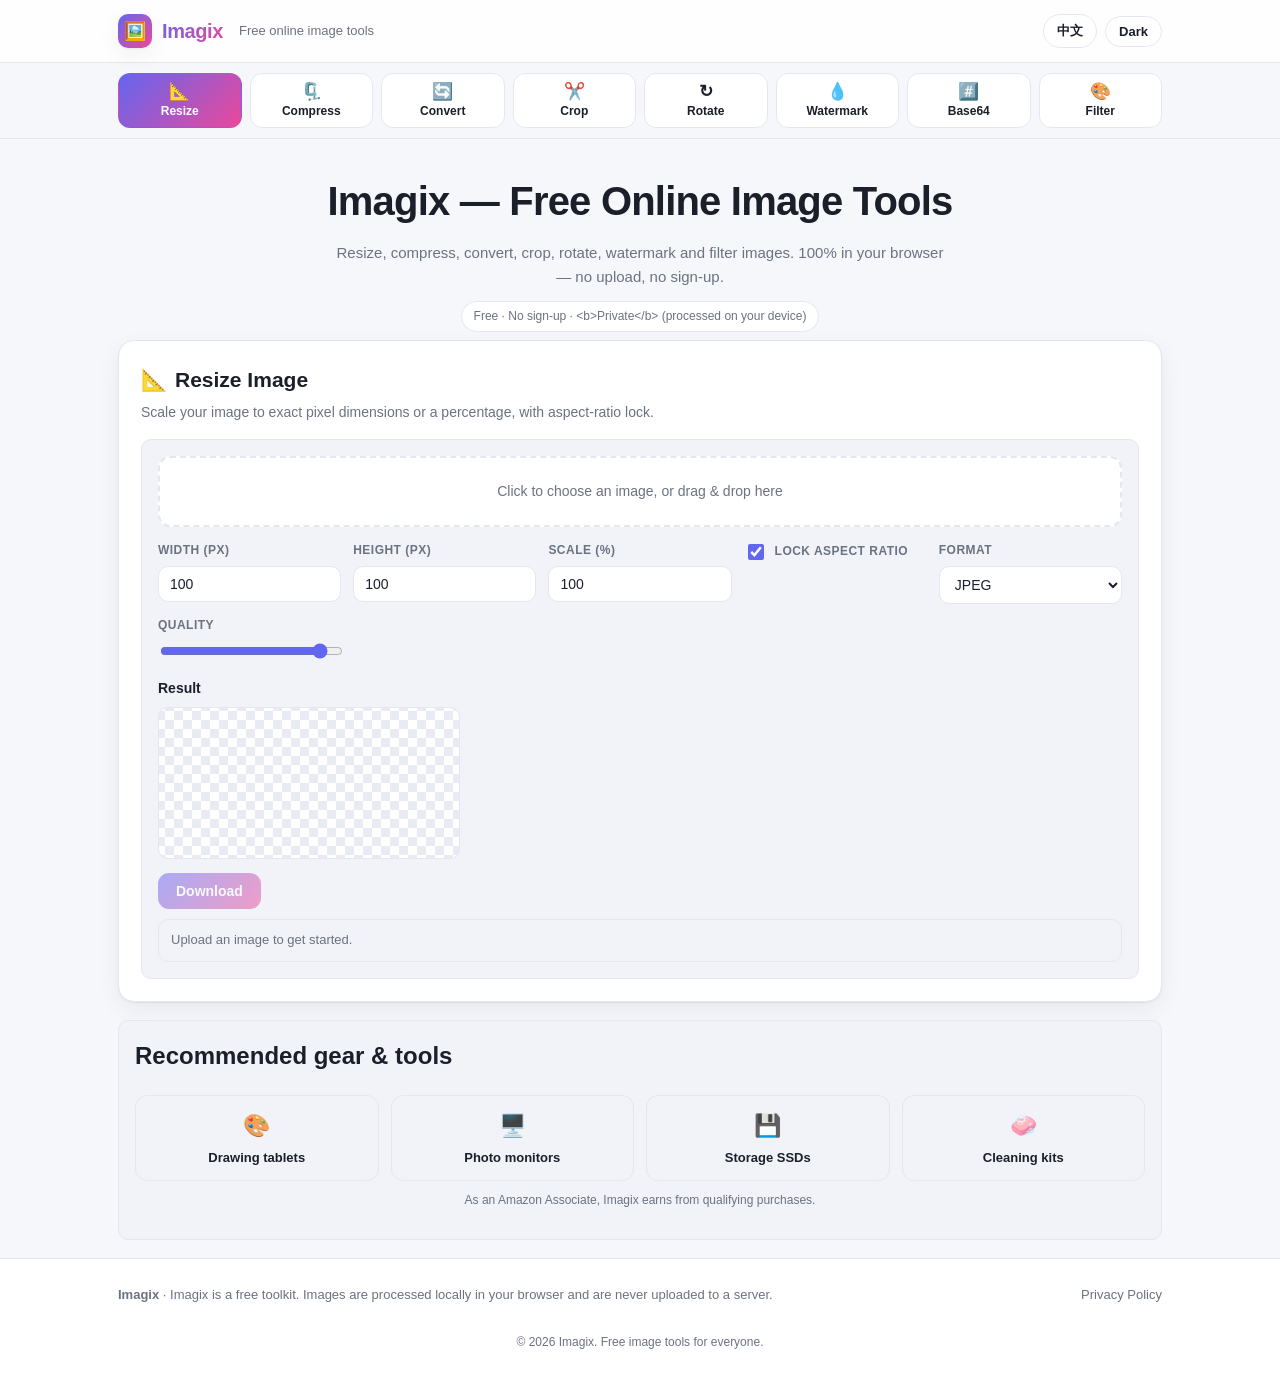
<file: index.html>
<!DOCTYPE html>
<html lang="en" data-theme="light">
<head>
<meta charset="UTF-8">
<meta name="viewport" content="width=device-width, initial-scale=1">
<title>Imagix — Free Online Image Tools: Resize, Compress, Convert, Crop & More</title>
<meta name="description" content="Free online image tools that run 100% in your browser. Resize, compress, convert, crop, rotate, watermark and filter images with no upload and no sign-up.">
<link rel="canonical" href="https://imagix.com/">
<link rel="alternate" hreflang="en" href="https://imagix.com/">
<link rel="alternate" hreflang="zh-CN" href="https://imagix.com/?lang=zh">
<link rel="alternate" hreflang="x-default" href="https://imagix.com/">
<meta property="og:type" content="website">
<meta property="og:title" content="Imagix — Free Online Image Tools">
<meta property="og:description" content="Resize, compress, convert, crop, rotate, watermark and filter images — free, in your browser.">
<meta property="og:url" content="https://imagix.com/">
<meta property="og:image" content="https://imagix.com/og-image.png">
<meta property="og:image:width" content="1200">
<meta property="og:image:height" content="630">
<meta name="twitter:card" content="summary_large_image">
<meta name="twitter:title" content="Imagix — Free Online Image Tools">
<meta name="twitter:description" content="Resize, compress, convert, crop, rotate, watermark and filter images — free, in your browser.">
<meta name="twitter:image" content="https://imagix.com/og-image.png">
<link rel="icon" type="image/svg+xml" href="favicon.svg">
<!-- Google AdSense (Auto Ads) — commented placeholder. Replace ca-pub-XXXXXXXXXXXXXX with your real ID and uncomment after approval. Do NOT add manual <ins> ad units. -->
<!-- <script async src="https://pagead2.googlesyndication.com/pagead/js/adsbygoogle.js?client=ca-pub-XXXXXXXXXXXXXX" crossorigin="anonymous"></script> -->
<script type="application/ld+json">
{
  "@context":"https://schema.org",
  "@type":"WebSite",
  "name":"Imagix",
  "url":"https://imagix.com/",
  "description":"Free online image tools: resize, compress, convert, crop, rotate, watermark and filter images in the browser.",
  "inLanguage":["en","zh-CN"],
  "potentialAction":{"@type":"SearchAction","target":"https://imagix.com/?q={search_term_string}","query-input":"required name=search_term_string"}
}
</script>
<script type="application/ld+json">
{
  "@context":"https://schema.org",
  "@type":"ItemList",
  "itemListElement":[
    {"@type":"ListItem","position":1,"name":"Resize Image","url":"https://imagix.com/#tool-resize"},
    {"@type":"ListItem","position":2,"name":"Compress Image","url":"https://imagix.com/#tool-compress"},
    {"@type":"ListItem","position":3,"name":"Convert Image Format","url":"https://imagix.com/#tool-convert"},
    {"@type":"ListItem","position":4,"name":"Crop Image","url":"https://imagix.com/#tool-crop"},
    {"@type":"ListItem","position":5,"name":"Rotate & Flip Image","url":"https://imagix.com/#tool-rotate"},
    {"@type":"ListItem","position":6,"name":"Add Watermark","url":"https://imagix.com/#tool-watermark"},
    {"@type":"ListItem","position":7,"name":"Image to Base64","url":"https://imagix.com/#tool-base64"},
    {"@type":"ListItem","position":8,"name":"Image Filters & Effects","url":"https://imagix.com/#tool-filter"}
  ]
}
</script>
<script type="application/ld+json">
{
  "@context":"https://schema.org",
  "@type":"Organization",
  "name":"Imagix",
  "url":"https://imagix.com/",
  "logo":"https://imagix.com/favicon.svg",
  "sameAs":[]
}
</script>
<script type="application/ld+json">
{
  "@context":"https://schema.org",
  "@type":"FAQPage",
  "mainEntity":[
    {"@type":"Question","name":"Is Imagix free to use?","acceptedAnswer":{"@type":"Answer","text":"Yes. Every tool on Imagix is completely free and requires no account or sign-up."}},
    {"@type":"Question","name":"Do you upload my images to a server?","acceptedAnswer":{"@type":"Answer","text":"No. All image processing happens locally in your browser using JavaScript and the Canvas API. Your images never leave your device."}},
    {"@type":"Question","name":"Which image formats are supported?","acceptedAnswer":{"@type":"Answer","text":"Imagix can output PNG, JPEG and WebP. It accepts all common browser-supported input image formats."}},
    {"@type":"Question","name":"Do I need to create an account?","acceptedAnswer":{"@type":"Answer","text":"No account or registration is required. Open a tool and start editing immediately."}}
  ]
}
</script>
<link rel="stylesheet" href="styles.css">
</head>
<body>
<header class="site-header">
  <div class="wrap">
    <div class="brand"><span class="logo">🖼️</span><span class="name">Imagix</span></div>
    <span class="tagline" data-i18n="tagline"></span>
    <span class="spacer"></span>
    <div class="ctrl">
      <button class="btn-ghost" data-i18n="lang.btn" aria-label="language toggle">中文</button>
      <button class="btn-ghost" data-i18n="theme.btn" aria-label="theme toggle">Dark</button>
    </div>
  </div>
</header>

<nav class="toolbar">
  <div class="wrap"><div class="grid">
    <button class="tab active" data-tool="resize"><span class="ico">📐</span><span data-i18n="nav.resize">Resize</span></button>
    <button class="tab" data-tool="compress"><span class="ico">🗜️</span><span data-i18n="nav.compress">Compress</span></button>
    <button class="tab" data-tool="convert"><span class="ico">🔄</span><span data-i18n="nav.convert">Convert</span></button>
    <button class="tab" data-tool="crop"><span class="ico">✂️</span><span data-i18n="nav.crop">Crop</span></button>
    <button class="tab" data-tool="rotate"><span class="ico">↻</span><span data-i18n="nav.rotate">Rotate</span></button>
    <button class="tab" data-tool="watermark"><span class="ico">💧</span><span data-i18n="nav.watermark">Watermark</span></button>
    <button class="tab" data-tool="base64"><span class="ico">#️⃣</span><span data-i18n="nav.base64">Base64</span></button>
    <button class="tab" data-tool="filter"><span class="ico">🎨</span><span data-i18n="nav.filter">Filter</span></button>
  </div></div>
</nav>

<main class="wrap">
  <section class="hero">
    <h1 data-i18n="hero.title">Imagix — Free Online Image Tools</h1>
    <p data-i18n="hero.sub">Resize, compress, convert, crop, rotate, watermark and filter images. 100% in your browser — no upload, no sign-up.</p>
    <div class="pill" data-i18n="hero.pill">Free · No sign-up · <b>Private</b> (processed on your device)</div>
  </section>

  <!-- RESIZE -->
  <section class="panel active" id="tool-resize">
    <h2>📐 <span data-i18n="t.resize">Resize Image</span></h2>
    <p class="lead" data-i18n="t.resize.lead">Scale your image to exact pixel dimensions or a percentage, with aspect-ratio lock.</p>
    <div class="card">
      <div class="drop" id="resize-drop"><span data-i18n="drop.hint">Click to choose an image, or drag &amp; drop here</span><input type="file" id="resize-file" accept="image/*"></div>
      <div class="controls">
        <div class="field"><label data-i18n="lbl.width">Width (px)</label><input type="number" id="resize-w" min="1" value="100"></div>
        <div class="field"><label data-i18n="lbl.height">Height (px)</label><input type="number" id="resize-h" min="1" value="100"></div>
        <div class="field"><label data-i18n="lbl.scale">Scale (%)</label><input type="number" id="resize-scale" min="1" max="1000" value="100"></div>
        <div class="field"><label class="check"><input type="checkbox" id="resize-lock" checked> <span data-i18n="lbl.lock">Lock aspect ratio</span></label></div>
        <div class="field"><label data-i18n="lbl.format">Format</label>
          <select id="resize-fmt"><option value="png">PNG</option><option value="jpeg" selected>JPEG</option><option value="webp">WebP</option></select></div>
        <div class="field"><label data-i18n="lbl.quality">Quality</label><input type="range" id="resize-q" min="10" max="100" value="92"></div>
      </div>
      <div class="out">
        <div class="out-head"><span class="title" data-i18n="out.title">Result</span></div>
        <canvas id="resize-canvas"></canvas>
        <div class="row"><button class="btn" id="resize-dl" data-i18n="btn.download">Download</button></div>
        <div class="info" id="resize-info" data-i18n="info.nofile">Upload an image to get started.</div>
      </div>
    </div>
  </section>

  <!-- COMPRESS -->
  <section class="panel" id="tool-compress">
    <h2>🗜️ <span data-i18n="t.compress">Compress Image</span></h2>
    <p class="lead" data-i18n="t.compress.lead">Shrink file size while keeping quality. See before/after size and savings.</p>
    <div class="card">
      <div class="drop" id="compress-drop"><span data-i18n="drop.hint">Click to choose an image, or drag &amp; drop here</span><input type="file" id="compress-file" accept="image/*"></div>
      <div class="controls">
        <div class="field"><label data-i18n="lbl.format">Format</label>
          <select id="compress-fmt"><option value="png">PNG</option><option value="jpeg" selected>JPEG</option><option value="webp">WebP</option></select></div>
        <div class="field"><label data-i18n="lbl.quality">Quality</label><input type="range" id="compress-q" min="10" max="100" value="80"></div>
      </div>
      <div class="row"><button class="btn" id="compress-run" data-i18n="btn.apply">Apply</button></div>
      <div class="out">
        <div class="out-head"><span class="title" data-i18n="out.title">Result</span></div>
        <canvas id="compress-canvas"></canvas>
        <div class="row"><button class="btn" id="compress-dl" data-i18n="btn.download">Download</button></div>
        <div class="info" id="compress-info" data-i18n="info.nofile">Upload an image to get started.</div>
      </div>
    </div>
  </section>

  <!-- CONVERT -->
  <section class="panel" id="tool-convert">
    <h2>🔄 <span data-i18n="t.convert">Convert Image</span></h2>
    <p class="lead" data-i18n="t.convert.lead">Switch between PNG, JPEG and WebP in one click.</p>
    <div class="card">
      <div class="drop" id="convert-drop"><span data-i18n="drop.hint">Click to choose an image, or drag &amp; drop here</span><input type="file" id="convert-file" accept="image/*"></div>
      <div class="controls">
        <div class="field"><label data-i18n="lbl.format">Format</label>
          <select id="convert-fmt"><option value="png" selected>PNG</option><option value="jpeg">JPEG</option><option value="webp">WebP</option></select></div>
        <div class="field"><label data-i18n="lbl.quality">Quality</label><input type="range" id="convert-q" min="10" max="100" value="92" disabled></div>
      </div>
      <div class="row"><button class="btn" id="convert-run" data-i18n="btn.apply">Apply</button></div>
      <div class="out">
        <div class="out-head"><span class="title" data-i18n="out.title">Result</span></div>
        <canvas id="convert-canvas"></canvas>
        <div class="row"><button class="btn" id="convert-dl" data-i18n="btn.download">Download</button></div>
        <div class="info" id="convert-info" data-i18n="info.nofile">Upload an image to get started.</div>
      </div>
    </div>
  </section>

  <!-- CROP -->
  <section class="panel" id="tool-crop">
    <h2>✂️ <span data-i18n="t.crop">Crop Image</span></h2>
    <p class="lead" data-i18n="t.crop.lead">Draw a selection on your image and cut out exactly what you need.</p>
    <div class="card">
      <div class="drop" id="crop-drop"><span data-i18n="drop.hint">Click to choose an image, or drag &amp; drop here</span><input type="file" id="crop-file" accept="image/*"></div>
      <div class="out">
        <div class="crop-wrap hidden" id="crop-wrap">
          <canvas id="crop-display"></canvas>
          <div class="crop-sel hidden" id="crop-sel"><span class="h tl"></span><span class="h tr"></span><span class="h bl"></span><span class="h br"></span></div>
        </div>
        <div class="crop-read" id="crop-read"></div>
        <div class="row"><button class="btn" id="crop-run" data-i18n="btn.apply">Apply</button></div>
        <canvas id="crop-canvas" class="hidden"></canvas>
        <div class="row"><button class="btn" id="crop-dl" data-i18n="btn.download">Download</button></div>
        <div class="info" id="crop-info" data-i18n="info.nofile">Upload an image to get started.</div>
      </div>
    </div>
  </section>

  <!-- ROTATE -->
  <section class="panel" id="tool-rotate">
    <h2>↻ <span data-i18n="t.rotate">Rotate &amp; Flip</span></h2>
    <p class="lead" data-i18n="t.rotate.lead">Rotate 90° or flip horizontally / vertically. Undo any time with Reset.</p>
    <div class="card">
      <div class="drop" id="rotate-drop"><span data-i18n="drop.hint">Click to choose an image, or drag &amp; drop here</span><input type="file" id="rotate-file" accept="image/*"></div>
      <div class="row">
        <button class="btn secondary" id="rotate-cw">↻ 90°</button>
        <button class="btn secondary" id="rotate-ccw">↺ 90°</button>
        <button class="btn secondary" id="rotate-flipH">⇋ Flip H</button>
        <button class="btn secondary" id="rotate-flipV">⇕ Flip V</button>
        <button class="btn secondary" id="rotate-reset" data-i18n="btn.reset">Reset</button>
      </div>
      <div class="out">
        <div class="out-head"><span class="title" data-i18n="out.title">Result</span></div>
        <canvas id="rotate-canvas"></canvas>
        <div class="row"><button class="btn" id="rotate-dl" data-i18n="btn.download">Download</button></div>
        <div class="info" id="rotate-info" data-i18n="info.nofile">Upload an image to get started.</div>
      </div>
    </div>
  </section>

  <!-- WATERMARK -->
  <section class="panel" id="tool-watermark">
    <h2>💧 <span data-i18n="t.watermark">Add Watermark</span></h2>
    <p class="lead" data-i18n="t.watermark.lead">Stamp text onto your image with adjustable position, size, color and opacity.</p>
    <div class="card">
      <div class="drop" id="wm-drop"><span data-i18n="drop.hint">Click to choose an image, or drag &amp; drop here</span><input type="file" id="watermark-file" accept="image/*"></div>
      <div class="controls">
        <div class="field"><label data-i18n="lbl.text">Text</label><input type="text" id="wm-text" value="© Imagix" maxlength="60"></div>
        <div class="field"><label data-i18n="lbl.position">Position</label>
          <select id="wm-pos">
            <option value="tl" data-i18n="pos.tl">Top-left</option>
            <option value="tc" data-i18n="pos.tc">Top-center</option>
            <option value="tr" data-i18n="pos.tr">Top-right</option>
            <option value="ml" data-i18n="pos.ml">Middle-left</option>
            <option value="mc" selected data-i18n="pos.mc">Center</option>
            <option value="mr" data-i18n="pos.mr">Middle-right</option>
            <option value="bl" data-i18n="pos.bl">Bottom-left</option>
            <option value="bc" data-i18n="pos.bc">Bottom-center</option>
            <option value="br" data-i18n="pos.br">Bottom-right</option>
          </select></div>
        <div class="field"><label data-i18n="lbl.size">Font size (px)</label><input type="number" id="wm-size" min="8" max="200" value="36"></div>
        <div class="field"><label data-i18n="lbl.color">Color</label><input type="color" id="wm-color" value="#ffffff"></div>
        <div class="field"><label data-i18n="lbl.opacity">Opacity</label><input type="range" id="wm-opacity" min="10" max="100" value="70"></div>
      </div>
      <div class="out">
        <div class="out-head"><span class="title" data-i18n="out.title">Result</span></div>
        <canvas id="wm-canvas"></canvas>
        <div class="row"><button class="btn" id="wm-dl" data-i18n="btn.download">Download</button></div>
        <div class="info" id="wm-info" data-i18n="info.nofile">Upload an image to get started.</div>
      </div>
    </div>
  </section>

  <!-- BASE64 -->
  <section class="panel" id="tool-base64">
    <h2>#️⃣ <span data-i18n="t.base64">Image to Base64</span></h2>
    <p class="lead" data-i18n="t.base64.lead">Turn an image into a Data URL, or decode a Data URL back into an image.</p>
    <div class="card">
      <div class="drop" id="b64-drop"><span data-i18n="drop.hint">Click to choose an image, or drag &amp; drop here</span><input type="file" id="base64-file" accept="image/*"></div>
      <div class="field" style="margin-top:14px"><label data-i18n="lbl.text">Image → Data URL</label>
        <textarea id="b64-out" rows="4" readonly placeholder="data:image/png;base64,..."></textarea></div>
      <div class="row"><button class="btn secondary" id="b64-copy" data-i18n="btn.copy">Copy</button></div>
      <div class="field" style="margin-top:14px"><label data-i18n="lbl.text">Data URL → Image</label>
        <textarea id="b64-in" rows="4" placeholder="data:image/png;base64,..."></textarea></div>
      <div class="row"><button class="btn" id="b64-decode" data-i18n="btn.decode">Preview</button></div>
      <div class="out"><canvas id="b64-img" class="hidden"></canvas></div>
      <div class="info" id="b64-info" data-i18n="info.nofile">Upload an image to get started.</div>
    </div>
  </section>

  <!-- FILTER -->
  <section class="panel" id="tool-filter">
    <h2>🎨 <span data-i18n="t.filter">Filters &amp; Effects</span></h2>
    <p class="lead" data-i18n="t.filter.lead">Apply brightness, contrast, saturation, grayscale, sepia, invert and blur live.</p>
    <div class="card">
      <div class="drop" id="flt-drop"><span data-i18n="drop.hint">Click to choose an image, or drag &amp; drop here</span><input type="file" id="filter-file" accept="image/*"></div>
      <div class="controls">
        <div class="field"><label data-i18n="lbl.brightness">Brightness</label><input type="range" id="flt-brightness" min="0" max="200" value="100"></div>
        <div class="field"><label data-i18n="lbl.contrast">Contrast</label><input type="range" id="flt-contrast" min="0" max="200" value="100"></div>
        <div class="field"><label data-i18n="lbl.saturate">Saturation</label><input type="range" id="flt-saturate" min="0" max="200" value="100"></div>
        <div class="field"><label data-i18n="lbl.grayscale">Grayscale</label><input type="range" id="flt-grayscale" min="0" max="100" value="0"></div>
        <div class="field"><label data-i18n="lbl.sepia">Sepia</label><input type="range" id="flt-sepia" min="0" max="100" value="0"></div>
        <div class="field"><label data-i18n="lbl.invert">Invert</label><input type="range" id="flt-invert" min="0" max="100" value="0"></div>
        <div class="field"><label data-i18n="lbl.blur">Blur (px)</label><input type="range" id="flt-blur" min="0" max="20" value="0"></div>
      </div>
      <div class="row"><button class="btn secondary" id="flt-reset" data-i18n="btn.reset">Reset</button></div>
      <div class="out">
        <div class="out-head"><span class="title" data-i18n="out.title">Result</span></div>
        <canvas id="flt-canvas"></canvas>
        <div class="row"><button class="btn" id="flt-dl" data-i18n="btn.download">Download</button></div>
        <div class="info" id="flt-info" data-i18n="info.nofile">Upload an image to get started.</div>
      </div>
    </div>
  </section>

  <!-- AFFILIATE -->
  <section class="card" style="margin-bottom:18px">
    <h2 style="margin-top:0" data-i18n="affil.title">Recommended gear &amp; tools</h2>
    <div class="affil">
      <a href="https://www.amazon.com/s?k=graphics+drawing+tablet&tag=imagix-20" rel="sponsored nofollow noopener" target="_blank"><span class="em">🎨</span>Drawing tablets</a>
      <a href="https://www.amazon.com/s?k=4k+photo+monitor&tag=imagix-20" rel="sponsored nofollow noopener" target="_blank"><span class="em">🖥️</span>Photo monitors</a>
      <a href="https://www.amazon.com/s?k=external+ssd+1tb&tag=imagix-20" rel="sponsored nofollow noopener" target="_blank"><span class="em">💾</span>Storage SSDs</a>
      <a href="https://www.amazon.com/s?k=camera+lens+cleaning+kit&tag=imagix-20" rel="sponsored nofollow noopener" target="_blank"><span class="em">🧼</span>Cleaning kits</a>
    </div>
    <p class="disclose" data-i18n="disclose">As an Amazon Associate, Imagix earns from qualifying purchases.</p>
  </section>
</main>

<footer>
  <div class="wrap">
    <div><strong>Imagix</strong> · <span data-i18n="footer.note">Imagix is a free toolkit. Images are processed locally in your browser and are never uploaded to a server.</span></div>
    <div class="links">
      <a href="privacy.html" data-i18n="privacy.link">Privacy Policy</a>
    </div>
    <div class="cr">© 2026 Imagix. Free image tools for everyone.</div>
  </div>
</footer>

<script src="app.js"></script>
</body>
</html>
</file>
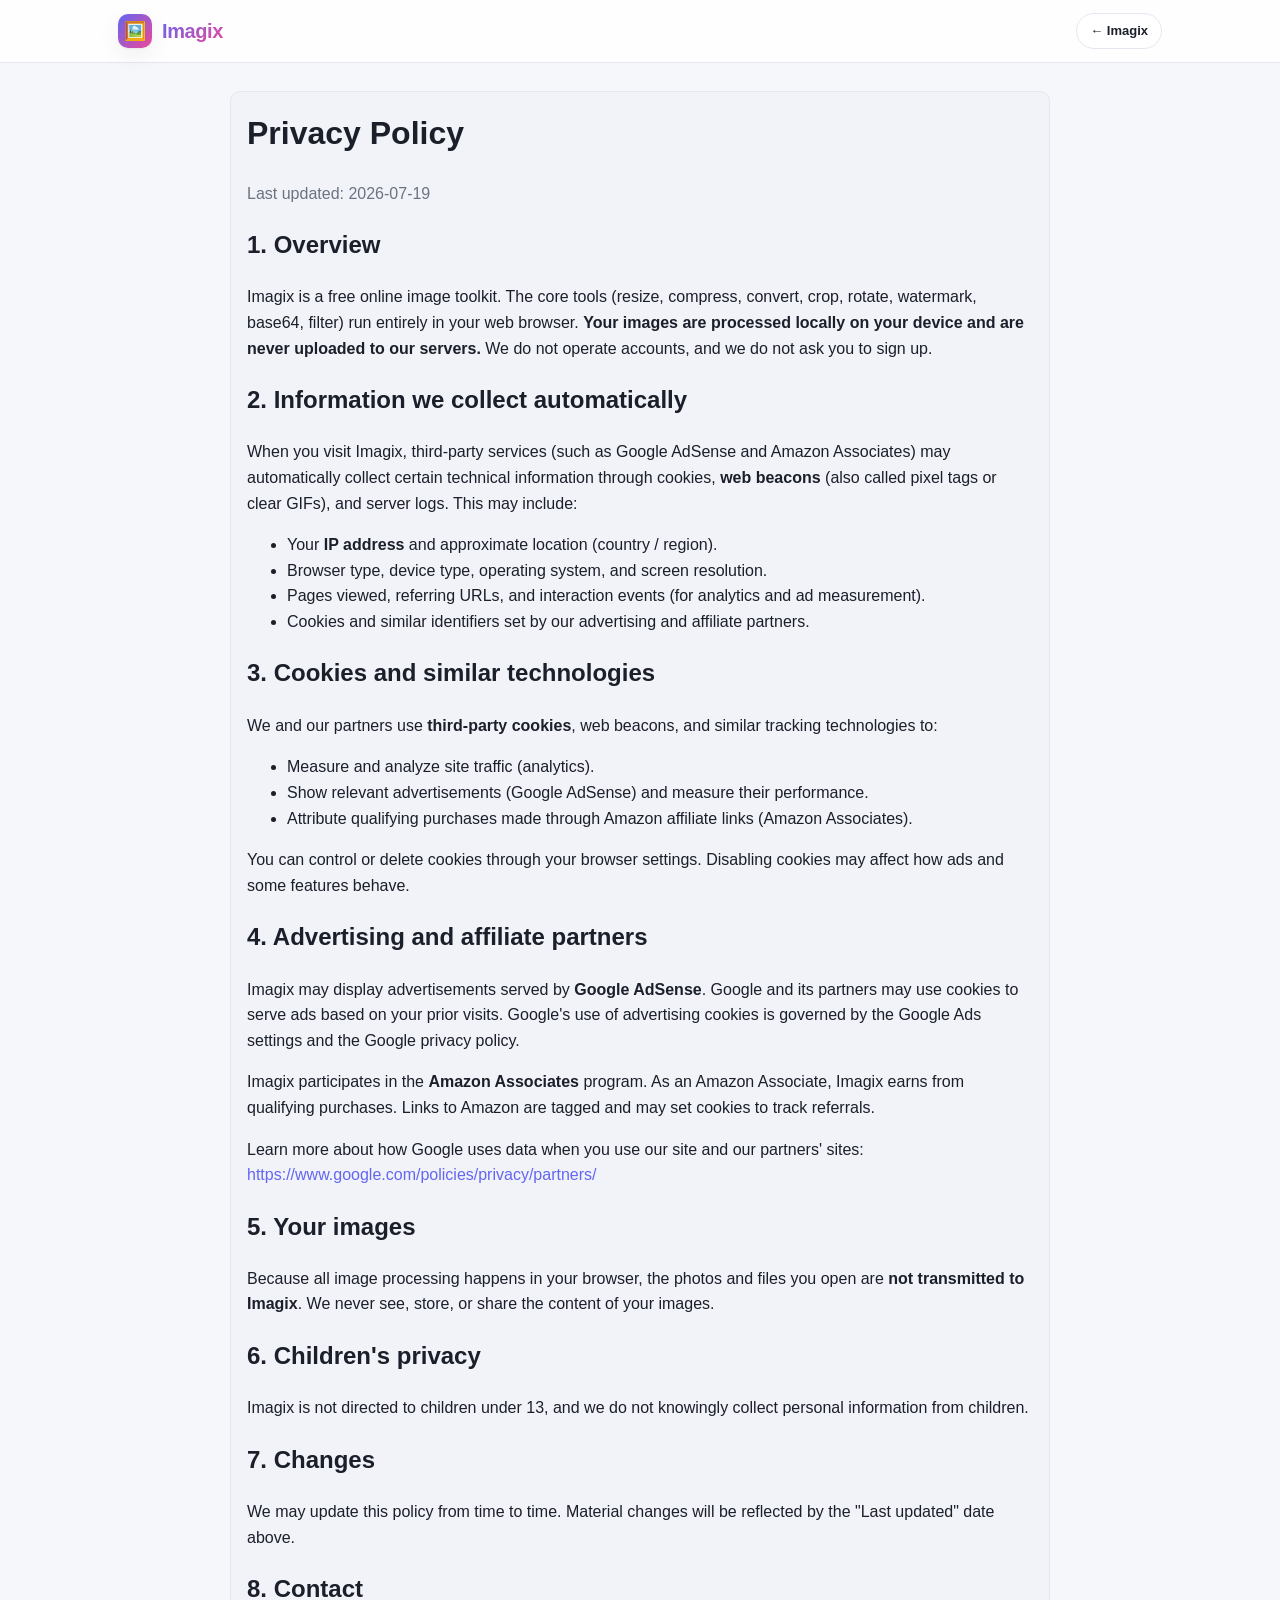
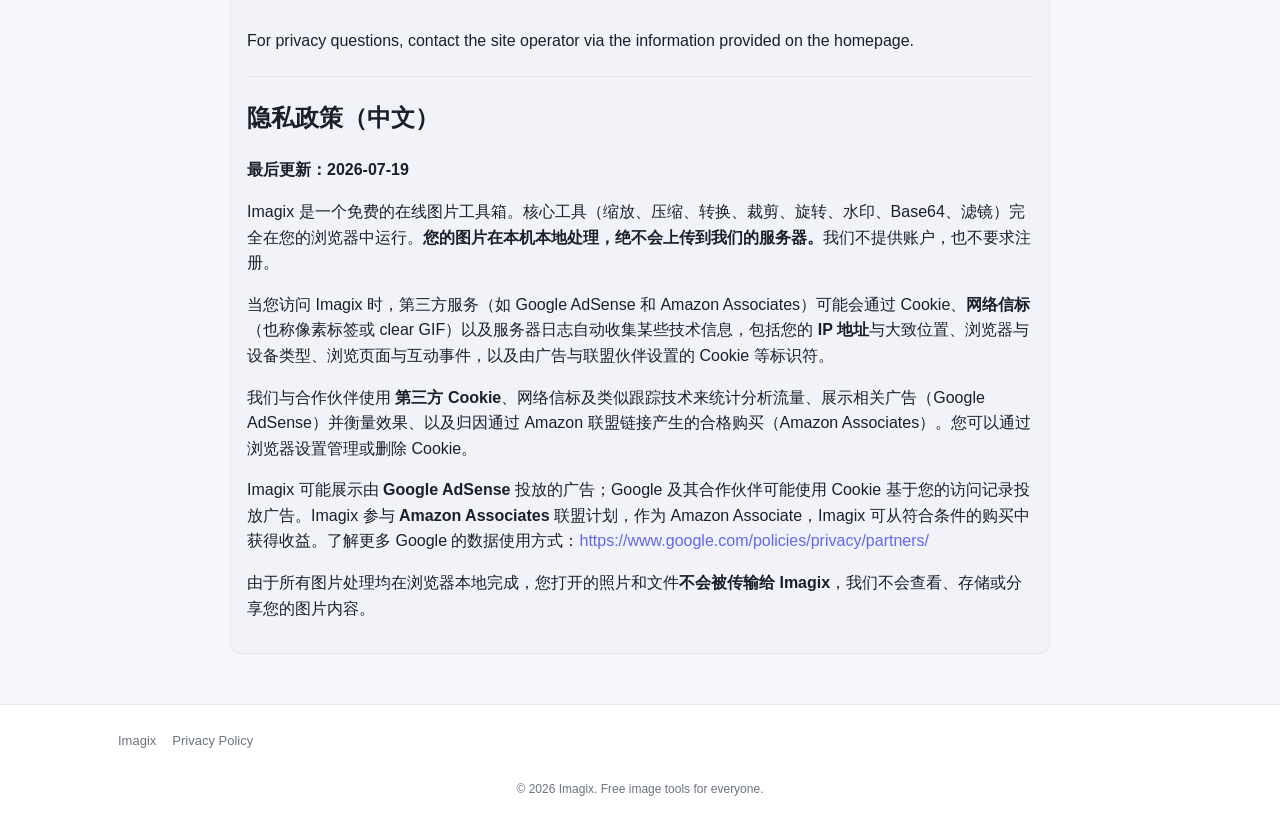
<file: privacy.html>
<!DOCTYPE html>
<html lang="en" data-theme="light">
<head>
<meta charset="UTF-8">
<meta name="viewport" content="width=device-width, initial-scale=1">
<title>Privacy Policy — Imagix</title>
<meta name="description" content="Imagix privacy policy: how we handle your data, cookies, web beacons and IP addresses.">
<link rel="canonical" href="https://imagix.com/privacy.html">
<link rel="icon" type="image/svg+xml" href="favicon.svg">
<link rel="stylesheet" href="styles.css">
</head>
<body>
<header class="site-header"><div class="wrap">
  <div class="brand"><span class="logo">🖼️</span><span class="name">Imagix</span></div>
  <span class="spacer"></span>
  <div class="ctrl"><a class="btn-ghost" href="index.html">← Imagix</a></div>
</div></header>
<main class="wrap" style="padding-top:28px;padding-bottom:50px">
  <div class="card" style="max-width:820px;margin:0 auto">
    <h1 style="margin-top:0">Privacy Policy</h1>
    <p style="color:var(--muted)">Last updated: 2026-07-19</p>

    <h2>1. Overview</h2>
    <p>Imagix is a free online image toolkit. The core tools (resize, compress, convert, crop, rotate, watermark, base64, filter) run entirely in your web browser. <strong>Your images are processed locally on your device and are never uploaded to our servers.</strong> We do not operate accounts, and we do not ask you to sign up.</p>

    <h2>2. Information we collect automatically</h2>
    <p>When you visit Imagix, third-party services (such as Google AdSense and Amazon Associates) may automatically collect certain technical information through cookies, <strong>web beacons</strong> (also called pixel tags or clear GIFs), and server logs. This may include:</p>
    <ul>
      <li>Your <strong>IP address</strong> and approximate location (country / region).</li>
      <li>Browser type, device type, operating system, and screen resolution.</li>
      <li>Pages viewed, referring URLs, and interaction events (for analytics and ad measurement).</li>
      <li>Cookies and similar identifiers set by our advertising and affiliate partners.</li>
    </ul>

    <h2>3. Cookies and similar technologies</h2>
    <p>We and our partners use <strong>third-party cookies</strong>, web beacons, and similar tracking technologies to:</p>
    <ul>
      <li>Measure and analyze site traffic (analytics).</li>
      <li>Show relevant advertisements (Google AdSense) and measure their performance.</li>
      <li>Attribute qualifying purchases made through Amazon affiliate links (Amazon Associates).</li>
    </ul>
    <p>You can control or delete cookies through your browser settings. Disabling cookies may affect how ads and some features behave.</p>

    <h2>4. Advertising and affiliate partners</h2>
    <p>Imagix may display advertisements served by <strong>Google AdSense</strong>. Google and its partners may use cookies to serve ads based on your prior visits. Google's use of advertising cookies is governed by the Google Ads settings and the Google privacy policy.</p>
    <p>Imagix participates in the <strong>Amazon Associates</strong> program. As an Amazon Associate, Imagix earns from qualifying purchases. Links to Amazon are tagged and may set cookies to track referrals.</p>
    <p>Learn more about how Google uses data when you use our site and our partners' sites: <a href="https://www.google.com/policies/privacy/partners/" target="_blank" rel="noopener">https://www.google.com/policies/privacy/partners/</a></p>

    <h2>5. Your images</h2>
    <p>Because all image processing happens in your browser, the photos and files you open are <strong>not transmitted to Imagix</strong>. We never see, store, or share the content of your images.</p>

    <h2>6. Children's privacy</h2>
    <p>Imagix is not directed to children under 13, and we do not knowingly collect personal information from children.</p>

    <h2>7. Changes</h2>
    <p>We may update this policy from time to time. Material changes will be reflected by the "Last updated" date above.</p>

    <h2>8. Contact</h2>
    <p>For privacy questions, contact the site operator via the information provided on the homepage.</p>

    <hr style="border:none;border-top:1px solid var(--border);margin:22px 0">
    <h2>隐私政策（中文）</h2>
    <p><strong>最后更新：2026-07-19</strong></p>
    <p>Imagix 是一个免费的在线图片工具箱。核心工具（缩放、压缩、转换、裁剪、旋转、水印、Base64、滤镜）完全在您的浏览器中运行。<strong>您的图片在本机本地处理，绝不会上传到我们的服务器。</strong>我们不提供账户，也不要求注册。</p>
    <p>当您访问 Imagix 时，第三方服务（如 Google AdSense 和 Amazon Associates）可能会通过 Cookie、<strong>网络信标</strong>（也称像素标签或 clear GIF）以及服务器日志自动收集某些技术信息，包括您的 <strong>IP 地址</strong>与大致位置、浏览器与设备类型、浏览页面与互动事件，以及由广告与联盟伙伴设置的 Cookie 等标识符。</p>
    <p>我们与合作伙伴使用 <strong>第三方 Cookie</strong>、网络信标及类似跟踪技术来统计分析流量、展示相关广告（Google AdSense）并衡量效果、以及归因通过 Amazon 联盟链接产生的合格购买（Amazon Associates）。您可以通过浏览器设置管理或删除 Cookie。</p>
    <p>Imagix 可能展示由 <strong>Google AdSense</strong> 投放的广告；Google 及其合作伙伴可能使用 Cookie 基于您的访问记录投放广告。Imagix 参与 <strong>Amazon Associates</strong> 联盟计划，作为 Amazon Associate，Imagix 可从符合条件的购买中获得收益。了解更多 Google 的数据使用方式：<a href="https://www.google.com/policies/privacy/partners/" target="_blank" rel="noopener">https://www.google.com/policies/privacy/partners/</a></p>
    <p>由于所有图片处理均在浏览器本地完成，您打开的照片和文件<strong>不会被传输给 Imagix</strong>，我们不会查看、存储或分享您的图片内容。</p>
  </div>
</main>
<footer><div class="wrap">
  <div class="links"><a href="index.html">Imagix</a><a href="privacy.html">Privacy Policy</a></div>
  <div class="cr">© 2026 Imagix. Free image tools for everyone.</div>
</div></footer>
</body>
</html>
</file>
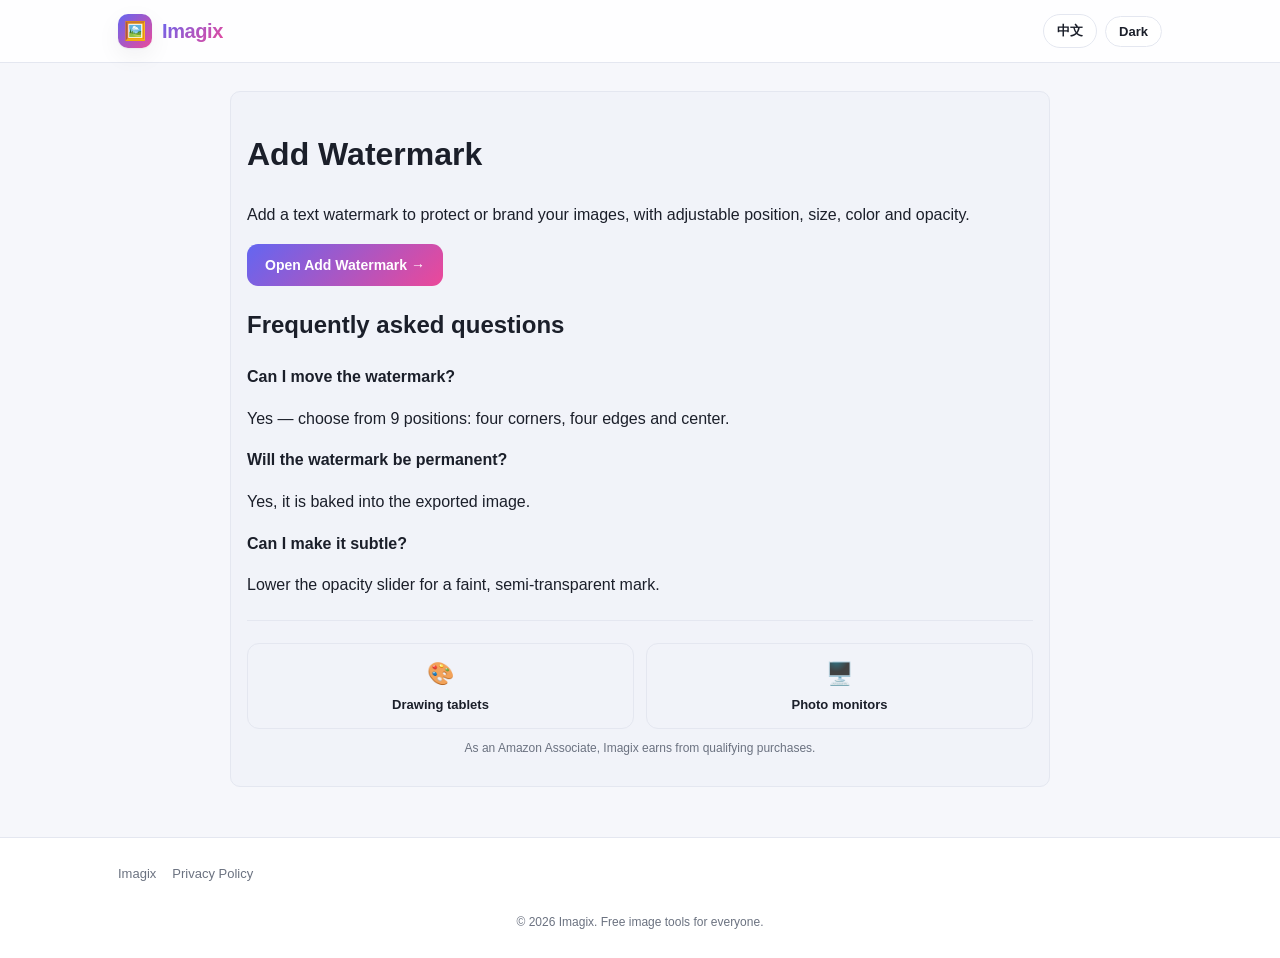
<file: tools/add-watermark.html>
<!DOCTYPE html>
<html lang="en" data-lang="en" data-theme="light">
<head>
<meta charset="UTF-8">
<meta name="viewport" content="width=device-width, initial-scale=1">
<title>Add Watermark — Free Online Image Tool | Imagix</title>
<meta name="description" content="Add a text watermark to protect or brand your images, with adjustable position, size, color and opacity.">
<link rel="canonical" href="https://imagix.com/tools/add-watermark.html">
<link rel="alternate" hreflang="en" href="https://imagix.com/tools/add-watermark.html">
<link rel="alternate" hreflang="zh-CN" href="https://imagix.com/tools/add-watermark.html?lang=zh">
<link rel="alternate" hreflang="x-default" href="https://imagix.com/tools/add-watermark.html">
<meta property="og:type" content="website">
<meta property="og:title" content="Add Watermark — Free Online Image Tool | Imagix">
<meta property="og:description" content="Add a text watermark to protect or brand your images, with adjustable position, size, color and opacity.">
<meta property="og:url" content="https://imagix.com/tools/add-watermark.html">
<meta property="og:image" content="https://imagix.com/og-image.png">
<link rel="icon" type="image/svg+xml" href="../favicon.svg">
<!-- <script async src="https://pagead2.googlesyndication.com/pagead/js/adsbygoogle.js?client=ca-pub-XXXXXXXXXXXXXX" crossorigin="anonymous"></script> -->
<script type="application/ld+json">{
  "@context":"https://schema.org",
  "@type":"WebPage",
  "name":"Add Watermark",
  "url":"https://imagix.com/tools/add-watermark.html",
  "description":"Add a text watermark to protect or brand your images, with adjustable position, size, color and opacity.",
  "inLanguage":["en","zh-CN"],
  "isPartOf":{"@type":"WebSite","name":"Imagix","url":"https://imagix.com"}
}</script>
<script type="application/ld+json">{
  "@context":"https://schema.org",
  "@type":"FAQPage",
  "mainEntity":[
        {"@type":"Question","name":"Can I move the watermark?","acceptedAnswer":{"@type":"Answer","text":"Yes — choose from 9 positions: four corners, four edges and center."}},
        {"@type":"Question","name":"Will the watermark be permanent?","acceptedAnswer":{"@type":"Answer","text":"Yes, it is baked into the exported image."}},
        {"@type":"Question","name":"Can I make it subtle?","acceptedAnswer":{"@type":"Answer","text":"Lower the opacity slider for a faint, semi-transparent mark."}}
  ]
}</script>
<link rel="stylesheet" href="../styles.css">
    <style>
      .zh{display:none}
      html[data-lang="zh"] .en{display:none}
      html[data-lang="zh"] .zh{display:revert}
    </style>
</head>
<body>
<header class="site-header"><div class="wrap">
  <div class="brand"><span class="logo">🖼️</span><span class="name">Imagix</span></div>
  <span class="spacer"></span>
  <div class="ctrl">
    <button class="btn-ghost lang-btn">中文</button>
    <button class="btn-ghost theme-btn">Dark</button>
  </div>
</div></header>
<main class="wrap" style="padding-top:28px;padding-bottom:50px">
  <div class="card" style="max-width:820px;margin:0 auto">
    <h1><span class="en">Add Watermark</span><span class="zh">添加水印</span></h1>
    <p class="en block">Add a text watermark to protect or brand your images, with adjustable position, size, color and opacity.</p>
    <p class="zh block">为图片添加文字水印以保护或署名，位置、大小、颜色、不透明度均可调节。</p>
    <div class="row"><a class="btn en block" href="../index.html#tool-watermark">Open Add Watermark →</a><a class="btn zh block" href="../index.html#tool-watermark">打开添加水印 →</a></div>
    <h2 class="en block">Frequently asked questions</h2>
    <h2 class="zh block">常见问题</h2>
    <div class='en block'><p><strong>Can I move the watermark?</strong></p><p>Yes — choose from 9 positions: four corners, four edges and center.</p></div>
<div class='en block'><p><strong>Will the watermark be permanent?</strong></p><p>Yes, it is baked into the exported image.</p></div>
<div class='en block'><p><strong>Can I make it subtle?</strong></p><p>Lower the opacity slider for a faint, semi-transparent mark.</p></div>
    <div class='zh block'><p><strong>水印可以移动吗？</strong></p><p>可以——可从 9 个位置中选择：四角、四边与居中。</p></div>
<div class='zh block'><p><strong>水印是永久的吗？</strong></p><p>是的，水印已固化到导出的图片中。</p></div>
<div class='zh block'><p><strong>可以让水印更淡吗？</strong></p><p>降低不透明度滑块即可得到淡淡的半透明水印。</p></div>
    <hr style="border:none;border-top:1px solid var(--border);margin:22px 0">
    <div class="affil">
      <a href="https://www.amazon.com/s?k=graphics+drawing+tablet&tag=imagix-20" rel="sponsored nofollow noopener" target="_blank"><span class="em">🎨</span>Drawing tablets</a>
      <a href="https://www.amazon.com/s?k=photo+monitor+4k&tag=imagix-20" rel="sponsored nofollow noopener" target="_blank"><span class="em">🖥️</span>Photo monitors</a>
    </div>
    <p class="disclose">As an Amazon Associate, Imagix earns from qualifying purchases.</p>
  </div>
</main>
<footer><div class="wrap">
  <div class="links"><a href="../index.html">Imagix</a><a href="../privacy.html">Privacy Policy</a></div>
  <div class="cr">© 2026 Imagix. Free image tools for everyone.</div>
</div></footer>

    <script>
    (function(){
      var KEY='imagix-lang', TKEY='imagix-theme';
      function setLang(l){ document.documentElement.setAttribute('data-lang',l); try{localStorage.setItem(KEY,l);}catch(e){}
        var b=document.querySelector('.lang-btn'); if(b) b.textContent=(l==='zh')?'EN':'中文'; }
      function setTheme(t){ document.documentElement.setAttribute('data-theme',t); try{localStorage.setItem(TKEY,t);}catch(e){}
        var l=document.documentElement.getAttribute('data-lang');
        var b=document.querySelector('.theme-btn'); if(b) b.textContent=(t==='dark')?(l==='zh'?'浅色':'Light'):(l==='zh'?'深色':'Dark'); }
      var l=localStorage.getItem(KEY)||'en'; var t=localStorage.getItem(TKEY)||'light';
      setLang(l); setTheme(t);
      document.addEventListener('click', function(e){
        if(e.target.classList.contains('lang-btn')){ setLang(document.documentElement.getAttribute('data-lang')==='zh'?'en':'zh'); }
        if(e.target.classList.contains('theme-btn')){ setTheme(document.documentElement.getAttribute('data-theme')==='dark'?'light':'dark'); }
      });
    })();
    </script>
</body>
</html>
</file>
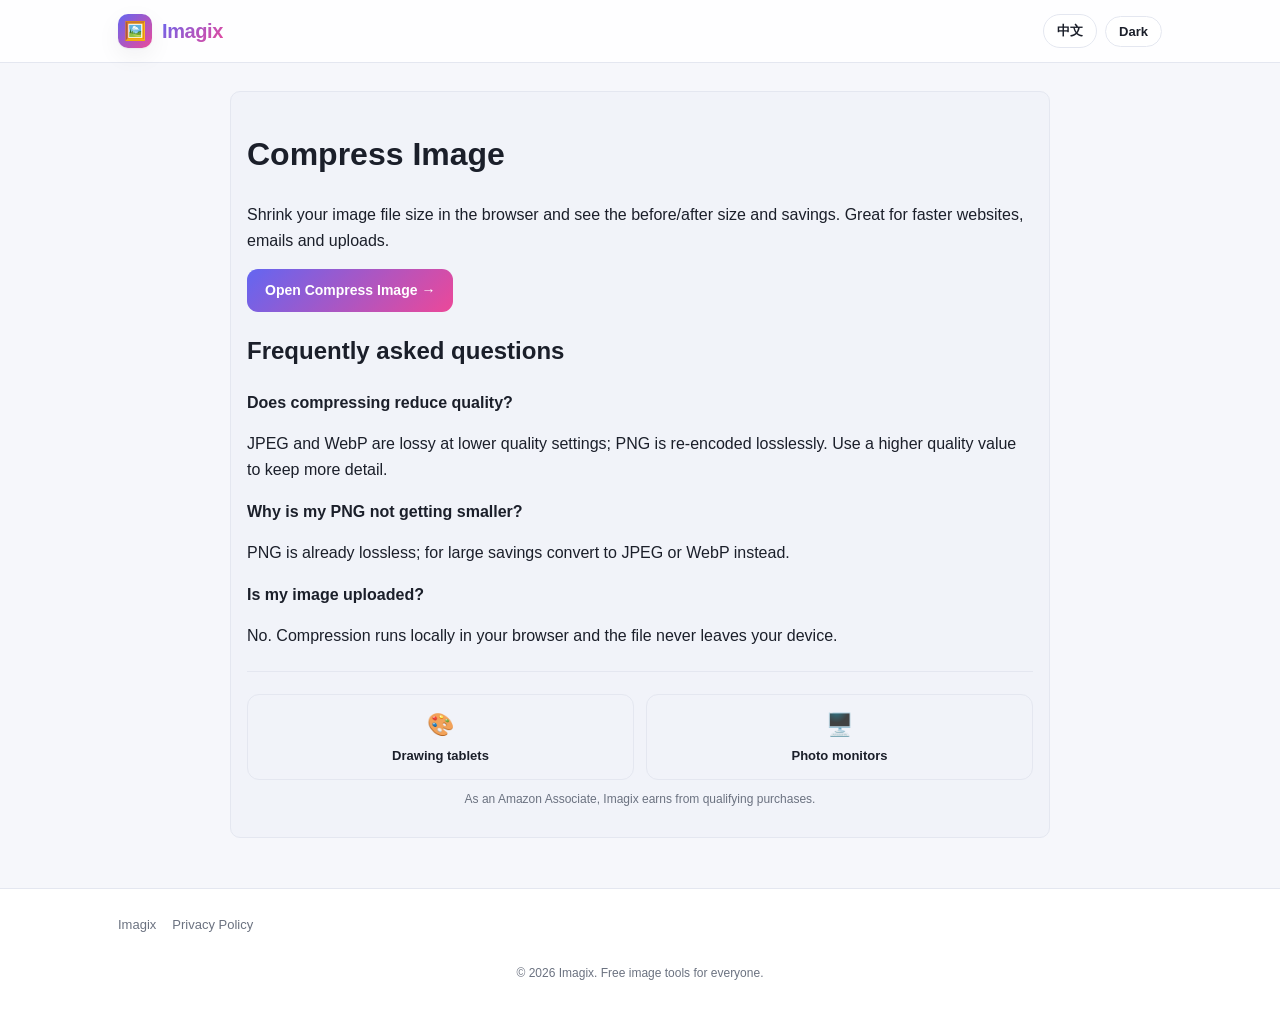
<file: tools/compress-image.html>
<!DOCTYPE html>
<html lang="en" data-lang="en" data-theme="light">
<head>
<meta charset="UTF-8">
<meta name="viewport" content="width=device-width, initial-scale=1">
<title>Compress Image — Free Online Image Tool | Imagix</title>
<meta name="description" content="Shrink your image file size in the browser and see the before/after size and savings. Great for faster websites, emails and uploads.">
<link rel="canonical" href="https://imagix.com/tools/compress-image.html">
<link rel="alternate" hreflang="en" href="https://imagix.com/tools/compress-image.html">
<link rel="alternate" hreflang="zh-CN" href="https://imagix.com/tools/compress-image.html?lang=zh">
<link rel="alternate" hreflang="x-default" href="https://imagix.com/tools/compress-image.html">
<meta property="og:type" content="website">
<meta property="og:title" content="Compress Image — Free Online Image Tool | Imagix">
<meta property="og:description" content="Shrink your image file size in the browser and see the before/after size and savings. Great for faster websites, emails and uploads.">
<meta property="og:url" content="https://imagix.com/tools/compress-image.html">
<meta property="og:image" content="https://imagix.com/og-image.png">
<link rel="icon" type="image/svg+xml" href="../favicon.svg">
<!-- <script async src="https://pagead2.googlesyndication.com/pagead/js/adsbygoogle.js?client=ca-pub-XXXXXXXXXXXXXX" crossorigin="anonymous"></script> -->
<script type="application/ld+json">{
  "@context":"https://schema.org",
  "@type":"WebPage",
  "name":"Compress Image",
  "url":"https://imagix.com/tools/compress-image.html",
  "description":"Shrink your image file size in the browser and see the before/after size and savings. Great for faster websites, emails and uploads.",
  "inLanguage":["en","zh-CN"],
  "isPartOf":{"@type":"WebSite","name":"Imagix","url":"https://imagix.com"}
}</script>
<script type="application/ld+json">{
  "@context":"https://schema.org",
  "@type":"FAQPage",
  "mainEntity":[
        {"@type":"Question","name":"Does compressing reduce quality?","acceptedAnswer":{"@type":"Answer","text":"JPEG and WebP are lossy at lower quality settings; PNG is re-encoded losslessly. Use a higher quality value to keep more detail."}},
        {"@type":"Question","name":"Why is my PNG not getting smaller?","acceptedAnswer":{"@type":"Answer","text":"PNG is already lossless; for large savings convert to JPEG or WebP instead."}},
        {"@type":"Question","name":"Is my image uploaded?","acceptedAnswer":{"@type":"Answer","text":"No. Compression runs locally in your browser and the file never leaves your device."}}
  ]
}</script>
<link rel="stylesheet" href="../styles.css">
    <style>
      .zh{display:none}
      html[data-lang="zh"] .en{display:none}
      html[data-lang="zh"] .zh{display:revert}
    </style>
</head>
<body>
<header class="site-header"><div class="wrap">
  <div class="brand"><span class="logo">🖼️</span><span class="name">Imagix</span></div>
  <span class="spacer"></span>
  <div class="ctrl">
    <button class="btn-ghost lang-btn">中文</button>
    <button class="btn-ghost theme-btn">Dark</button>
  </div>
</div></header>
<main class="wrap" style="padding-top:28px;padding-bottom:50px">
  <div class="card" style="max-width:820px;margin:0 auto">
    <h1><span class="en">Compress Image</span><span class="zh">图片压缩</span></h1>
    <p class="en block">Shrink your image file size in the browser and see the before/after size and savings. Great for faster websites, emails and uploads.</p>
    <p class="zh block">在浏览器中减小图片文件体积，并查看压缩前后的大小与节省量。非常适合加速网站、邮件与上传。</p>
    <div class="row"><a class="btn en block" href="../index.html#tool-compress">Open Compress Image →</a><a class="btn zh block" href="../index.html#tool-compress">打开图片压缩 →</a></div>
    <h2 class="en block">Frequently asked questions</h2>
    <h2 class="zh block">常见问题</h2>
    <div class='en block'><p><strong>Does compressing reduce quality?</strong></p><p>JPEG and WebP are lossy at lower quality settings; PNG is re-encoded losslessly. Use a higher quality value to keep more detail.</p></div>
<div class='en block'><p><strong>Why is my PNG not getting smaller?</strong></p><p>PNG is already lossless; for large savings convert to JPEG or WebP instead.</p></div>
<div class='en block'><p><strong>Is my image uploaded?</strong></p><p>No. Compression runs locally in your browser and the file never leaves your device.</p></div>
    <div class='zh block'><p><strong>压缩会降低画质吗？</strong></p><p>JPEG 与 WebP 在较低质量下为有损；PNG 为无损重编码。提高质量值可保留更多细节。</p></div>
<div class='zh block'><p><strong>为什么我的 PNG 没有变小？</strong></p><p>PNG 本身已是无损；要大幅减小体积，请改用 JPEG 或 WebP。</p></div>
<div class='zh block'><p><strong>我的图片会被上传吗？</strong></p><p>不会。压缩在浏览器本地完成，文件不会离开你的设备。</p></div>
    <hr style="border:none;border-top:1px solid var(--border);margin:22px 0">
    <div class="affil">
      <a href="https://www.amazon.com/s?k=graphics+drawing+tablet&tag=imagix-20" rel="sponsored nofollow noopener" target="_blank"><span class="em">🎨</span>Drawing tablets</a>
      <a href="https://www.amazon.com/s?k=photo+monitor+4k&tag=imagix-20" rel="sponsored nofollow noopener" target="_blank"><span class="em">🖥️</span>Photo monitors</a>
    </div>
    <p class="disclose">As an Amazon Associate, Imagix earns from qualifying purchases.</p>
  </div>
</main>
<footer><div class="wrap">
  <div class="links"><a href="../index.html">Imagix</a><a href="../privacy.html">Privacy Policy</a></div>
  <div class="cr">© 2026 Imagix. Free image tools for everyone.</div>
</div></footer>

    <script>
    (function(){
      var KEY='imagix-lang', TKEY='imagix-theme';
      function setLang(l){ document.documentElement.setAttribute('data-lang',l); try{localStorage.setItem(KEY,l);}catch(e){}
        var b=document.querySelector('.lang-btn'); if(b) b.textContent=(l==='zh')?'EN':'中文'; }
      function setTheme(t){ document.documentElement.setAttribute('data-theme',t); try{localStorage.setItem(TKEY,t);}catch(e){}
        var l=document.documentElement.getAttribute('data-lang');
        var b=document.querySelector('.theme-btn'); if(b) b.textContent=(t==='dark')?(l==='zh'?'浅色':'Light'):(l==='zh'?'深色':'Dark'); }
      var l=localStorage.getItem(KEY)||'en'; var t=localStorage.getItem(TKEY)||'light';
      setLang(l); setTheme(t);
      document.addEventListener('click', function(e){
        if(e.target.classList.contains('lang-btn')){ setLang(document.documentElement.getAttribute('data-lang')==='zh'?'en':'zh'); }
        if(e.target.classList.contains('theme-btn')){ setTheme(document.documentElement.getAttribute('data-theme')==='dark'?'light':'dark'); }
      });
    })();
    </script>
</body>
</html>
</file>
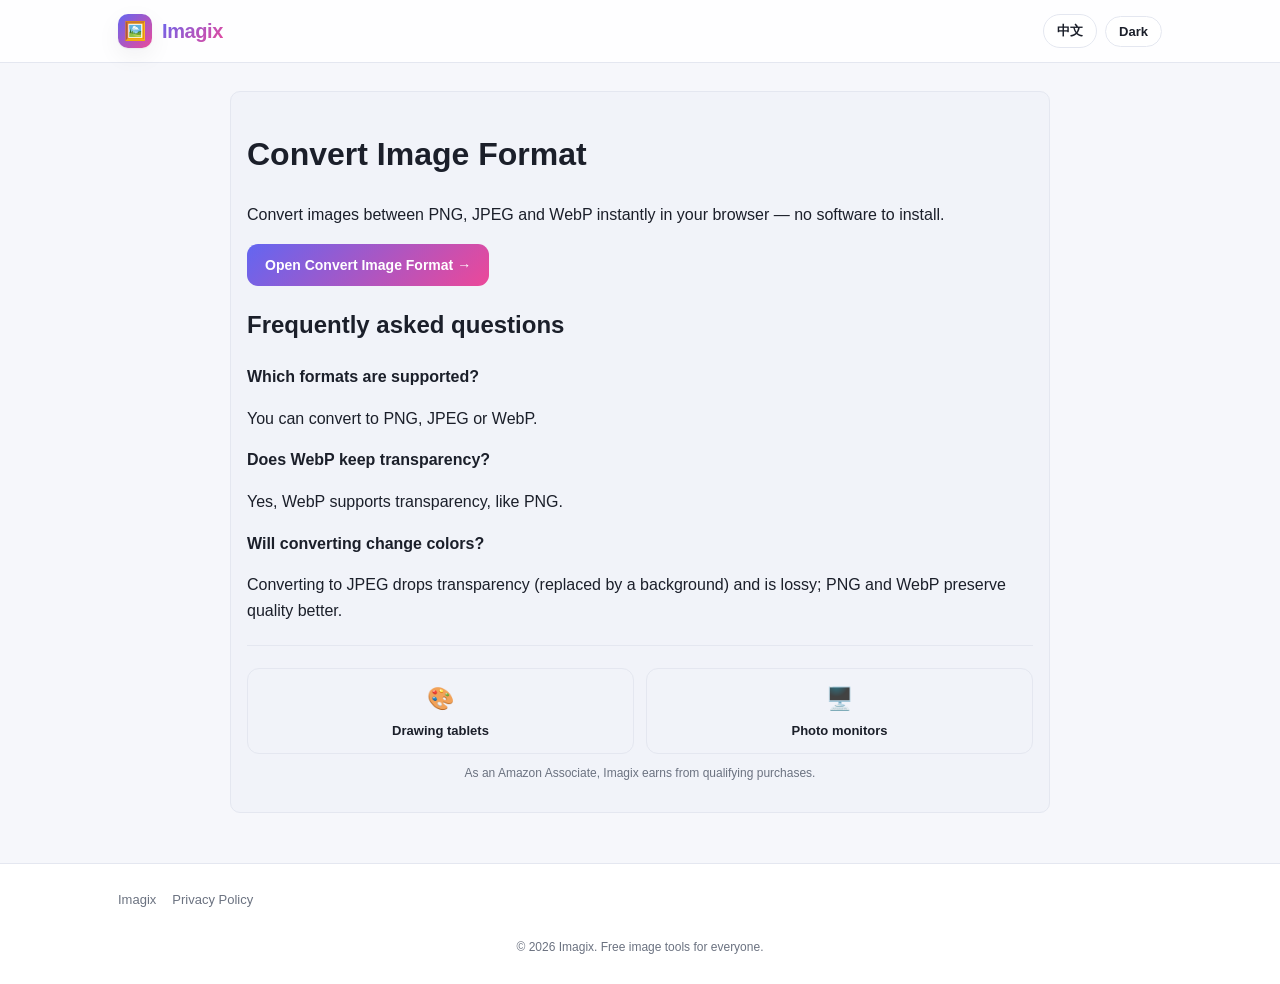
<file: tools/convert-image.html>
<!DOCTYPE html>
<html lang="en" data-lang="en" data-theme="light">
<head>
<meta charset="UTF-8">
<meta name="viewport" content="width=device-width, initial-scale=1">
<title>Convert Image Format — Free Online Image Tool | Imagix</title>
<meta name="description" content="Convert images between PNG, JPEG and WebP instantly in your browser — no software to install.">
<link rel="canonical" href="https://imagix.com/tools/convert-image.html">
<link rel="alternate" hreflang="en" href="https://imagix.com/tools/convert-image.html">
<link rel="alternate" hreflang="zh-CN" href="https://imagix.com/tools/convert-image.html?lang=zh">
<link rel="alternate" hreflang="x-default" href="https://imagix.com/tools/convert-image.html">
<meta property="og:type" content="website">
<meta property="og:title" content="Convert Image Format — Free Online Image Tool | Imagix">
<meta property="og:description" content="Convert images between PNG, JPEG and WebP instantly in your browser — no software to install.">
<meta property="og:url" content="https://imagix.com/tools/convert-image.html">
<meta property="og:image" content="https://imagix.com/og-image.png">
<link rel="icon" type="image/svg+xml" href="../favicon.svg">
<!-- <script async src="https://pagead2.googlesyndication.com/pagead/js/adsbygoogle.js?client=ca-pub-XXXXXXXXXXXXXX" crossorigin="anonymous"></script> -->
<script type="application/ld+json">{
  "@context":"https://schema.org",
  "@type":"WebPage",
  "name":"Convert Image Format",
  "url":"https://imagix.com/tools/convert-image.html",
  "description":"Convert images between PNG, JPEG and WebP instantly in your browser — no software to install.",
  "inLanguage":["en","zh-CN"],
  "isPartOf":{"@type":"WebSite","name":"Imagix","url":"https://imagix.com"}
}</script>
<script type="application/ld+json">{
  "@context":"https://schema.org",
  "@type":"FAQPage",
  "mainEntity":[
        {"@type":"Question","name":"Which formats are supported?","acceptedAnswer":{"@type":"Answer","text":"You can convert to PNG, JPEG or WebP."}},
        {"@type":"Question","name":"Does WebP keep transparency?","acceptedAnswer":{"@type":"Answer","text":"Yes, WebP supports transparency, like PNG."}},
        {"@type":"Question","name":"Will converting change colors?","acceptedAnswer":{"@type":"Answer","text":"Converting to JPEG drops transparency (replaced by a background) and is lossy; PNG and WebP preserve quality better."}}
  ]
}</script>
<link rel="stylesheet" href="../styles.css">
    <style>
      .zh{display:none}
      html[data-lang="zh"] .en{display:none}
      html[data-lang="zh"] .zh{display:revert}
    </style>
</head>
<body>
<header class="site-header"><div class="wrap">
  <div class="brand"><span class="logo">🖼️</span><span class="name">Imagix</span></div>
  <span class="spacer"></span>
  <div class="ctrl">
    <button class="btn-ghost lang-btn">中文</button>
    <button class="btn-ghost theme-btn">Dark</button>
  </div>
</div></header>
<main class="wrap" style="padding-top:28px;padding-bottom:50px">
  <div class="card" style="max-width:820px;margin:0 auto">
    <h1><span class="en">Convert Image Format</span><span class="zh">图片格式转换</span></h1>
    <p class="en block">Convert images between PNG, JPEG and WebP instantly in your browser — no software to install.</p>
    <p class="zh block">在浏览器中即时将图片在 PNG、JPEG、WebP 之间互转——无需安装软件。</p>
    <div class="row"><a class="btn en block" href="../index.html#tool-convert">Open Convert Image Format →</a><a class="btn zh block" href="../index.html#tool-convert">打开图片格式转换 →</a></div>
    <h2 class="en block">Frequently asked questions</h2>
    <h2 class="zh block">常见问题</h2>
    <div class='en block'><p><strong>Which formats are supported?</strong></p><p>You can convert to PNG, JPEG or WebP.</p></div>
<div class='en block'><p><strong>Does WebP keep transparency?</strong></p><p>Yes, WebP supports transparency, like PNG.</p></div>
<div class='en block'><p><strong>Will converting change colors?</strong></p><p>Converting to JPEG drops transparency (replaced by a background) and is lossy; PNG and WebP preserve quality better.</p></div>
    <div class='zh block'><p><strong>支持哪些格式？</strong></p><p>可转换为 PNG、JPEG 或 WebP。</p></div>
<div class='zh block'><p><strong>WebP 支持透明吗？</strong></p><p>是的，WebP 与 PNG 一样支持透明。</p></div>
<div class='zh block'><p><strong>转换会改变颜色吗？</strong></p><p>转为 JPEG 会丢失透明（以背景替代）且有损；PNG 与 WebP 更好地保留画质。</p></div>
    <hr style="border:none;border-top:1px solid var(--border);margin:22px 0">
    <div class="affil">
      <a href="https://www.amazon.com/s?k=graphics+drawing+tablet&tag=imagix-20" rel="sponsored nofollow noopener" target="_blank"><span class="em">🎨</span>Drawing tablets</a>
      <a href="https://www.amazon.com/s?k=photo+monitor+4k&tag=imagix-20" rel="sponsored nofollow noopener" target="_blank"><span class="em">🖥️</span>Photo monitors</a>
    </div>
    <p class="disclose">As an Amazon Associate, Imagix earns from qualifying purchases.</p>
  </div>
</main>
<footer><div class="wrap">
  <div class="links"><a href="../index.html">Imagix</a><a href="../privacy.html">Privacy Policy</a></div>
  <div class="cr">© 2026 Imagix. Free image tools for everyone.</div>
</div></footer>

    <script>
    (function(){
      var KEY='imagix-lang', TKEY='imagix-theme';
      function setLang(l){ document.documentElement.setAttribute('data-lang',l); try{localStorage.setItem(KEY,l);}catch(e){}
        var b=document.querySelector('.lang-btn'); if(b) b.textContent=(l==='zh')?'EN':'中文'; }
      function setTheme(t){ document.documentElement.setAttribute('data-theme',t); try{localStorage.setItem(TKEY,t);}catch(e){}
        var l=document.documentElement.getAttribute('data-lang');
        var b=document.querySelector('.theme-btn'); if(b) b.textContent=(t==='dark')?(l==='zh'?'浅色':'Light'):(l==='zh'?'深色':'Dark'); }
      var l=localStorage.getItem(KEY)||'en'; var t=localStorage.getItem(TKEY)||'light';
      setLang(l); setTheme(t);
      document.addEventListener('click', function(e){
        if(e.target.classList.contains('lang-btn')){ setLang(document.documentElement.getAttribute('data-lang')==='zh'?'en':'zh'); }
        if(e.target.classList.contains('theme-btn')){ setTheme(document.documentElement.getAttribute('data-theme')==='dark'?'light':'dark'); }
      });
    })();
    </script>
</body>
</html>
</file>
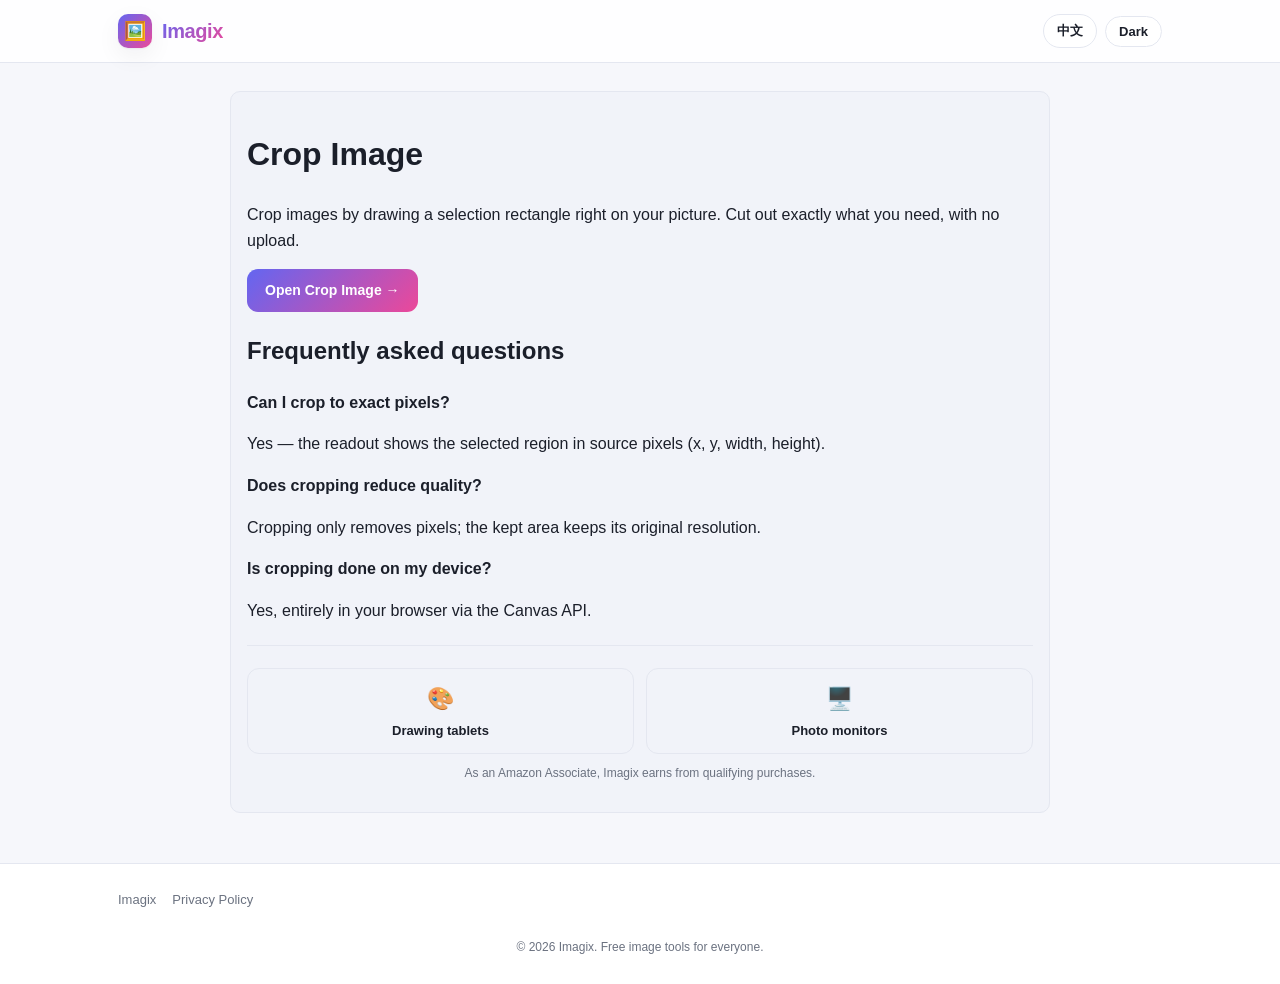
<file: tools/crop-image.html>
<!DOCTYPE html>
<html lang="en" data-lang="en" data-theme="light">
<head>
<meta charset="UTF-8">
<meta name="viewport" content="width=device-width, initial-scale=1">
<title>Crop Image — Free Online Image Tool | Imagix</title>
<meta name="description" content="Crop images by drawing a selection rectangle right on your picture. Cut out exactly what you need, with no upload.">
<link rel="canonical" href="https://imagix.com/tools/crop-image.html">
<link rel="alternate" hreflang="en" href="https://imagix.com/tools/crop-image.html">
<link rel="alternate" hreflang="zh-CN" href="https://imagix.com/tools/crop-image.html?lang=zh">
<link rel="alternate" hreflang="x-default" href="https://imagix.com/tools/crop-image.html">
<meta property="og:type" content="website">
<meta property="og:title" content="Crop Image — Free Online Image Tool | Imagix">
<meta property="og:description" content="Crop images by drawing a selection rectangle right on your picture. Cut out exactly what you need, with no upload.">
<meta property="og:url" content="https://imagix.com/tools/crop-image.html">
<meta property="og:image" content="https://imagix.com/og-image.png">
<link rel="icon" type="image/svg+xml" href="../favicon.svg">
<!-- <script async src="https://pagead2.googlesyndication.com/pagead/js/adsbygoogle.js?client=ca-pub-XXXXXXXXXXXXXX" crossorigin="anonymous"></script> -->
<script type="application/ld+json">{
  "@context":"https://schema.org",
  "@type":"WebPage",
  "name":"Crop Image",
  "url":"https://imagix.com/tools/crop-image.html",
  "description":"Crop images by drawing a selection rectangle right on your picture. Cut out exactly what you need, with no upload.",
  "inLanguage":["en","zh-CN"],
  "isPartOf":{"@type":"WebSite","name":"Imagix","url":"https://imagix.com"}
}</script>
<script type="application/ld+json">{
  "@context":"https://schema.org",
  "@type":"FAQPage",
  "mainEntity":[
        {"@type":"Question","name":"Can I crop to exact pixels?","acceptedAnswer":{"@type":"Answer","text":"Yes — the readout shows the selected region in source pixels (x, y, width, height)."}},
        {"@type":"Question","name":"Does cropping reduce quality?","acceptedAnswer":{"@type":"Answer","text":"Cropping only removes pixels; the kept area keeps its original resolution."}},
        {"@type":"Question","name":"Is cropping done on my device?","acceptedAnswer":{"@type":"Answer","text":"Yes, entirely in your browser via the Canvas API."}}
  ]
}</script>
<link rel="stylesheet" href="../styles.css">
    <style>
      .zh{display:none}
      html[data-lang="zh"] .en{display:none}
      html[data-lang="zh"] .zh{display:revert}
    </style>
</head>
<body>
<header class="site-header"><div class="wrap">
  <div class="brand"><span class="logo">🖼️</span><span class="name">Imagix</span></div>
  <span class="spacer"></span>
  <div class="ctrl">
    <button class="btn-ghost lang-btn">中文</button>
    <button class="btn-ghost theme-btn">Dark</button>
  </div>
</div></header>
<main class="wrap" style="padding-top:28px;padding-bottom:50px">
  <div class="card" style="max-width:820px;margin:0 auto">
    <h1><span class="en">Crop Image</span><span class="zh">图片裁剪</span></h1>
    <p class="en block">Crop images by drawing a selection rectangle right on your picture. Cut out exactly what you need, with no upload.</p>
    <p class="zh block">在图片上直接框选矩形区域进行裁剪。精确裁出你需要的部分，无需上传。</p>
    <div class="row"><a class="btn en block" href="../index.html#tool-crop">Open Crop Image →</a><a class="btn zh block" href="../index.html#tool-crop">打开图片裁剪 →</a></div>
    <h2 class="en block">Frequently asked questions</h2>
    <h2 class="zh block">常见问题</h2>
    <div class='en block'><p><strong>Can I crop to exact pixels?</strong></p><p>Yes — the readout shows the selected region in source pixels (x, y, width, height).</p></div>
<div class='en block'><p><strong>Does cropping reduce quality?</strong></p><p>Cropping only removes pixels; the kept area keeps its original resolution.</p></div>
<div class='en block'><p><strong>Is cropping done on my device?</strong></p><p>Yes, entirely in your browser via the Canvas API.</p></div>
    <div class='zh block'><p><strong>可以裁剪到精确像素吗？</strong></p><p>可以——读数会以原图像素显示选区（x、y、宽、高）。</p></div>
<div class='zh block'><p><strong>裁剪会降低画质吗？</strong></p><p>裁剪只移除像素；保留区域保持原始分辨率。</p></div>
<div class='zh block'><p><strong>裁剪是在本机完成的吗？</strong></p><p>是的，完全通过浏览器 Canvas API 在本地完成。</p></div>
    <hr style="border:none;border-top:1px solid var(--border);margin:22px 0">
    <div class="affil">
      <a href="https://www.amazon.com/s?k=graphics+drawing+tablet&tag=imagix-20" rel="sponsored nofollow noopener" target="_blank"><span class="em">🎨</span>Drawing tablets</a>
      <a href="https://www.amazon.com/s?k=photo+monitor+4k&tag=imagix-20" rel="sponsored nofollow noopener" target="_blank"><span class="em">🖥️</span>Photo monitors</a>
    </div>
    <p class="disclose">As an Amazon Associate, Imagix earns from qualifying purchases.</p>
  </div>
</main>
<footer><div class="wrap">
  <div class="links"><a href="../index.html">Imagix</a><a href="../privacy.html">Privacy Policy</a></div>
  <div class="cr">© 2026 Imagix. Free image tools for everyone.</div>
</div></footer>

    <script>
    (function(){
      var KEY='imagix-lang', TKEY='imagix-theme';
      function setLang(l){ document.documentElement.setAttribute('data-lang',l); try{localStorage.setItem(KEY,l);}catch(e){}
        var b=document.querySelector('.lang-btn'); if(b) b.textContent=(l==='zh')?'EN':'中文'; }
      function setTheme(t){ document.documentElement.setAttribute('data-theme',t); try{localStorage.setItem(TKEY,t);}catch(e){}
        var l=document.documentElement.getAttribute('data-lang');
        var b=document.querySelector('.theme-btn'); if(b) b.textContent=(t==='dark')?(l==='zh'?'浅色':'Light'):(l==='zh'?'深色':'Dark'); }
      var l=localStorage.getItem(KEY)||'en'; var t=localStorage.getItem(TKEY)||'light';
      setLang(l); setTheme(t);
      document.addEventListener('click', function(e){
        if(e.target.classList.contains('lang-btn')){ setLang(document.documentElement.getAttribute('data-lang')==='zh'?'en':'zh'); }
        if(e.target.classList.contains('theme-btn')){ setTheme(document.documentElement.getAttribute('data-theme')==='dark'?'light':'dark'); }
      });
    })();
    </script>
</body>
</html>
</file>
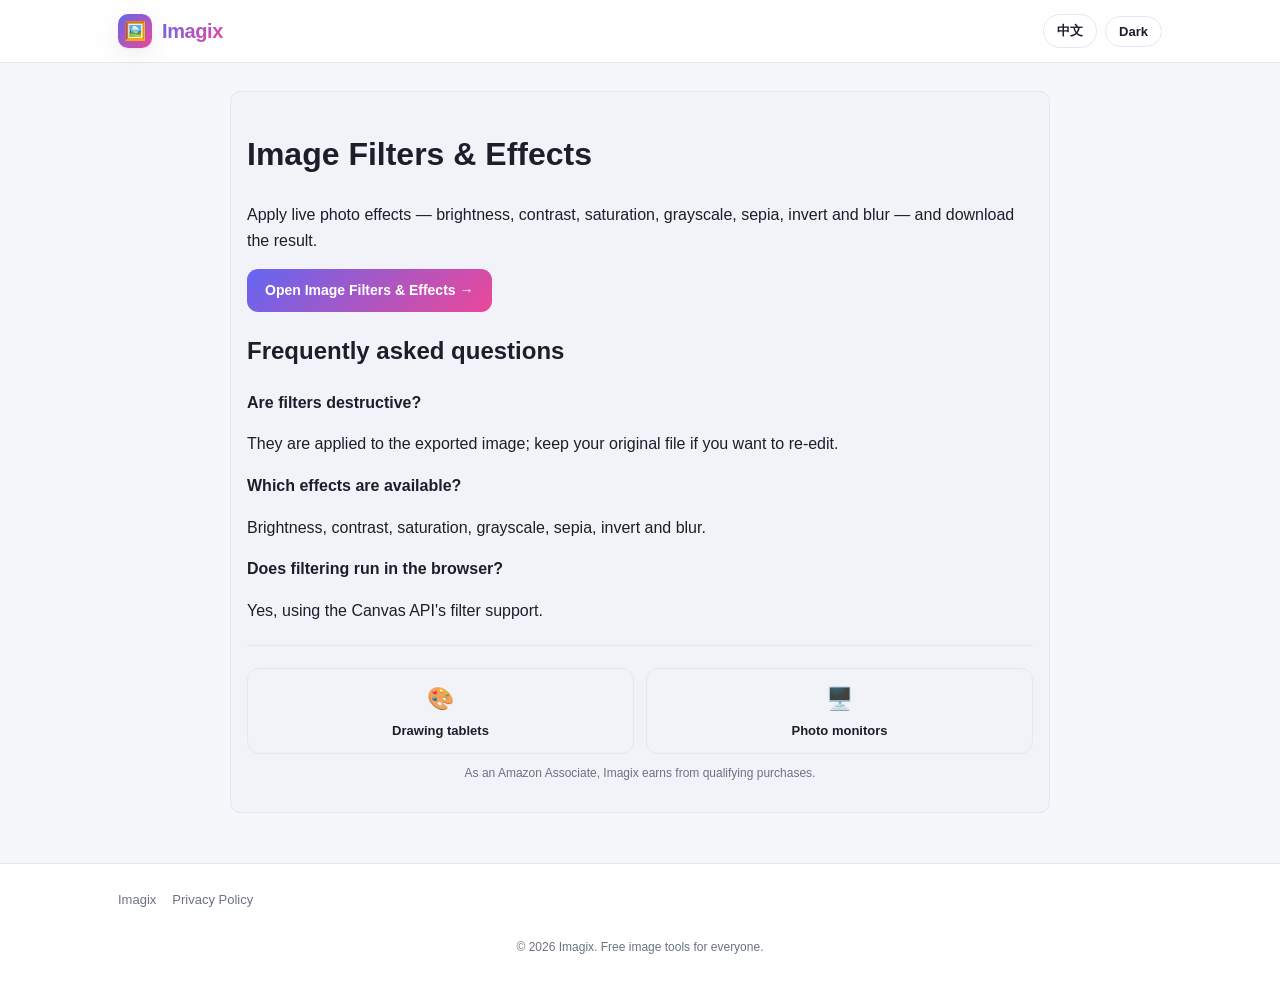
<file: tools/image-filters.html>
<!DOCTYPE html>
<html lang="en" data-lang="en" data-theme="light">
<head>
<meta charset="UTF-8">
<meta name="viewport" content="width=device-width, initial-scale=1">
<title>Image Filters & Effects — Free Online Image Tool | Imagix</title>
<meta name="description" content="Apply live photo effects — brightness, contrast, saturation, grayscale, sepia, invert and blur — and download the result.">
<link rel="canonical" href="https://imagix.com/tools/image-filters.html">
<link rel="alternate" hreflang="en" href="https://imagix.com/tools/image-filters.html">
<link rel="alternate" hreflang="zh-CN" href="https://imagix.com/tools/image-filters.html?lang=zh">
<link rel="alternate" hreflang="x-default" href="https://imagix.com/tools/image-filters.html">
<meta property="og:type" content="website">
<meta property="og:title" content="Image Filters & Effects — Free Online Image Tool | Imagix">
<meta property="og:description" content="Apply live photo effects — brightness, contrast, saturation, grayscale, sepia, invert and blur — and download the result.">
<meta property="og:url" content="https://imagix.com/tools/image-filters.html">
<meta property="og:image" content="https://imagix.com/og-image.png">
<link rel="icon" type="image/svg+xml" href="../favicon.svg">
<!-- <script async src="https://pagead2.googlesyndication.com/pagead/js/adsbygoogle.js?client=ca-pub-XXXXXXXXXXXXXX" crossorigin="anonymous"></script> -->
<script type="application/ld+json">{
  "@context":"https://schema.org",
  "@type":"WebPage",
  "name":"Image Filters & Effects",
  "url":"https://imagix.com/tools/image-filters.html",
  "description":"Apply live photo effects — brightness, contrast, saturation, grayscale, sepia, invert and blur — and download the result.",
  "inLanguage":["en","zh-CN"],
  "isPartOf":{"@type":"WebSite","name":"Imagix","url":"https://imagix.com"}
}</script>
<script type="application/ld+json">{
  "@context":"https://schema.org",
  "@type":"FAQPage",
  "mainEntity":[
        {"@type":"Question","name":"Are filters destructive?","acceptedAnswer":{"@type":"Answer","text":"They are applied to the exported image; keep your original file if you want to re-edit."}},
        {"@type":"Question","name":"Which effects are available?","acceptedAnswer":{"@type":"Answer","text":"Brightness, contrast, saturation, grayscale, sepia, invert and blur."}},
        {"@type":"Question","name":"Does filtering run in the browser?","acceptedAnswer":{"@type":"Answer","text":"Yes, using the Canvas API's filter support."}}
  ]
}</script>
<link rel="stylesheet" href="../styles.css">
    <style>
      .zh{display:none}
      html[data-lang="zh"] .en{display:none}
      html[data-lang="zh"] .zh{display:revert}
    </style>
</head>
<body>
<header class="site-header"><div class="wrap">
  <div class="brand"><span class="logo">🖼️</span><span class="name">Imagix</span></div>
  <span class="spacer"></span>
  <div class="ctrl">
    <button class="btn-ghost lang-btn">中文</button>
    <button class="btn-ghost theme-btn">Dark</button>
  </div>
</div></header>
<main class="wrap" style="padding-top:28px;padding-bottom:50px">
  <div class="card" style="max-width:820px;margin:0 auto">
    <h1><span class="en">Image Filters &amp; Effects</span><span class="zh">图片滤镜与特效</span></h1>
    <p class="en block">Apply live photo effects — brightness, contrast, saturation, grayscale, sepia, invert and blur — and download the result.</p>
    <p class="zh block">实时应用照片特效——亮度、对比度、饱和度、灰度、褐色、反色与模糊——并下载结果。</p>
    <div class="row"><a class="btn en block" href="../index.html#tool-filter">Open Image Filters &amp; Effects →</a><a class="btn zh block" href="../index.html#tool-filter">打开图片滤镜与特效 →</a></div>
    <h2 class="en block">Frequently asked questions</h2>
    <h2 class="zh block">常见问题</h2>
    <div class='en block'><p><strong>Are filters destructive?</strong></p><p>They are applied to the exported image; keep your original file if you want to re-edit.</p></div>
<div class='en block'><p><strong>Which effects are available?</strong></p><p>Brightness, contrast, saturation, grayscale, sepia, invert and blur.</p></div>
<div class='en block'><p><strong>Does filtering run in the browser?</strong></p><p>Yes, using the Canvas API&#x27;s filter support.</p></div>
    <div class='zh block'><p><strong>滤镜会破坏原图吗？</strong></p><p>特效会应用到导出图片上；如需重新编辑，请保留原文件。</p></div>
<div class='zh block'><p><strong>有哪些可用特效？</strong></p><p>亮度、对比度、饱和度、灰度、褐色、反色与模糊。</p></div>
<div class='zh block'><p><strong>滤镜是在浏览器运行的吗？</strong></p><p>是的，使用 Canvas API 的滤镜支持。</p></div>
    <hr style="border:none;border-top:1px solid var(--border);margin:22px 0">
    <div class="affil">
      <a href="https://www.amazon.com/s?k=graphics+drawing+tablet&tag=imagix-20" rel="sponsored nofollow noopener" target="_blank"><span class="em">🎨</span>Drawing tablets</a>
      <a href="https://www.amazon.com/s?k=photo+monitor+4k&tag=imagix-20" rel="sponsored nofollow noopener" target="_blank"><span class="em">🖥️</span>Photo monitors</a>
    </div>
    <p class="disclose">As an Amazon Associate, Imagix earns from qualifying purchases.</p>
  </div>
</main>
<footer><div class="wrap">
  <div class="links"><a href="../index.html">Imagix</a><a href="../privacy.html">Privacy Policy</a></div>
  <div class="cr">© 2026 Imagix. Free image tools for everyone.</div>
</div></footer>

    <script>
    (function(){
      var KEY='imagix-lang', TKEY='imagix-theme';
      function setLang(l){ document.documentElement.setAttribute('data-lang',l); try{localStorage.setItem(KEY,l);}catch(e){}
        var b=document.querySelector('.lang-btn'); if(b) b.textContent=(l==='zh')?'EN':'中文'; }
      function setTheme(t){ document.documentElement.setAttribute('data-theme',t); try{localStorage.setItem(TKEY,t);}catch(e){}
        var l=document.documentElement.getAttribute('data-lang');
        var b=document.querySelector('.theme-btn'); if(b) b.textContent=(t==='dark')?(l==='zh'?'浅色':'Light'):(l==='zh'?'深色':'Dark'); }
      var l=localStorage.getItem(KEY)||'en'; var t=localStorage.getItem(TKEY)||'light';
      setLang(l); setTheme(t);
      document.addEventListener('click', function(e){
        if(e.target.classList.contains('lang-btn')){ setLang(document.documentElement.getAttribute('data-lang')==='zh'?'en':'zh'); }
        if(e.target.classList.contains('theme-btn')){ setTheme(document.documentElement.getAttribute('data-theme')==='dark'?'light':'dark'); }
      });
    })();
    </script>
</body>
</html>
</file>
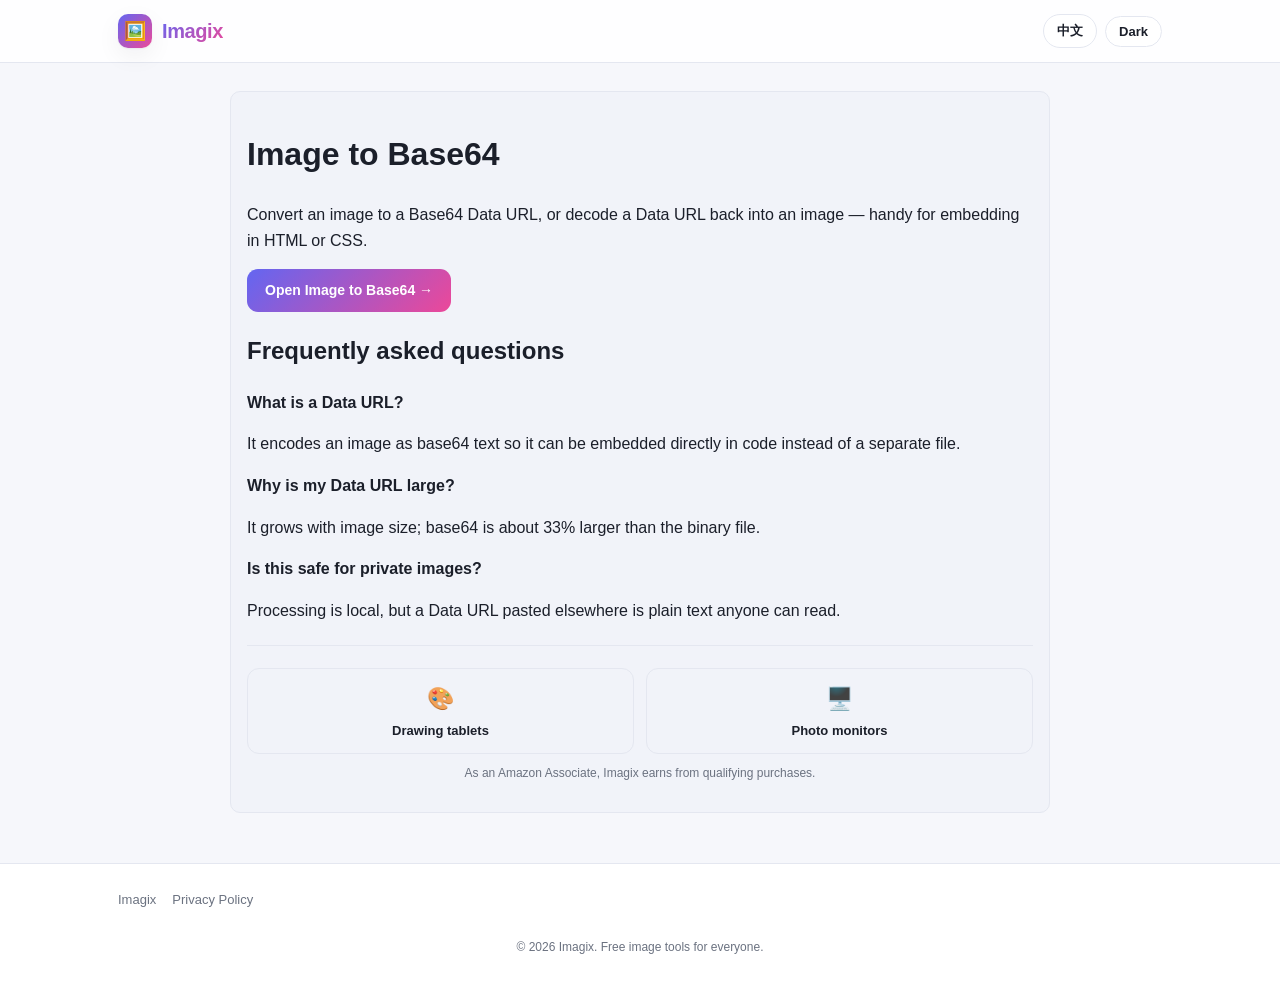
<file: tools/image-to-base64.html>
<!DOCTYPE html>
<html lang="en" data-lang="en" data-theme="light">
<head>
<meta charset="UTF-8">
<meta name="viewport" content="width=device-width, initial-scale=1">
<title>Image to Base64 — Free Online Image Tool | Imagix</title>
<meta name="description" content="Convert an image to a Base64 Data URL, or decode a Data URL back into an image — handy for embedding in HTML or CSS.">
<link rel="canonical" href="https://imagix.com/tools/image-to-base64.html">
<link rel="alternate" hreflang="en" href="https://imagix.com/tools/image-to-base64.html">
<link rel="alternate" hreflang="zh-CN" href="https://imagix.com/tools/image-to-base64.html?lang=zh">
<link rel="alternate" hreflang="x-default" href="https://imagix.com/tools/image-to-base64.html">
<meta property="og:type" content="website">
<meta property="og:title" content="Image to Base64 — Free Online Image Tool | Imagix">
<meta property="og:description" content="Convert an image to a Base64 Data URL, or decode a Data URL back into an image — handy for embedding in HTML or CSS.">
<meta property="og:url" content="https://imagix.com/tools/image-to-base64.html">
<meta property="og:image" content="https://imagix.com/og-image.png">
<link rel="icon" type="image/svg+xml" href="../favicon.svg">
<!-- <script async src="https://pagead2.googlesyndication.com/pagead/js/adsbygoogle.js?client=ca-pub-XXXXXXXXXXXXXX" crossorigin="anonymous"></script> -->
<script type="application/ld+json">{
  "@context":"https://schema.org",
  "@type":"WebPage",
  "name":"Image to Base64",
  "url":"https://imagix.com/tools/image-to-base64.html",
  "description":"Convert an image to a Base64 Data URL, or decode a Data URL back into an image — handy for embedding in HTML or CSS.",
  "inLanguage":["en","zh-CN"],
  "isPartOf":{"@type":"WebSite","name":"Imagix","url":"https://imagix.com"}
}</script>
<script type="application/ld+json">{
  "@context":"https://schema.org",
  "@type":"FAQPage",
  "mainEntity":[
        {"@type":"Question","name":"What is a Data URL?","acceptedAnswer":{"@type":"Answer","text":"It encodes an image as base64 text so it can be embedded directly in code instead of a separate file."}},
        {"@type":"Question","name":"Why is my Data URL large?","acceptedAnswer":{"@type":"Answer","text":"It grows with image size; base64 is about 33% larger than the binary file."}},
        {"@type":"Question","name":"Is this safe for private images?","acceptedAnswer":{"@type":"Answer","text":"Processing is local, but a Data URL pasted elsewhere is plain text anyone can read."}}
  ]
}</script>
<link rel="stylesheet" href="../styles.css">
    <style>
      .zh{display:none}
      html[data-lang="zh"] .en{display:none}
      html[data-lang="zh"] .zh{display:revert}
    </style>
</head>
<body>
<header class="site-header"><div class="wrap">
  <div class="brand"><span class="logo">🖼️</span><span class="name">Imagix</span></div>
  <span class="spacer"></span>
  <div class="ctrl">
    <button class="btn-ghost lang-btn">中文</button>
    <button class="btn-ghost theme-btn">Dark</button>
  </div>
</div></header>
<main class="wrap" style="padding-top:28px;padding-bottom:50px">
  <div class="card" style="max-width:820px;margin:0 auto">
    <h1><span class="en">Image to Base64</span><span class="zh">图片转 Base64</span></h1>
    <p class="en block">Convert an image to a Base64 Data URL, or decode a Data URL back into an image — handy for embedding in HTML or CSS.</p>
    <p class="zh block">将图片转换为 Base64 Data URL，或将 Data URL 还原为图片——便于嵌入 HTML 或 CSS。</p>
    <div class="row"><a class="btn en block" href="../index.html#tool-base64">Open Image to Base64 →</a><a class="btn zh block" href="../index.html#tool-base64">打开图片转 Base64 →</a></div>
    <h2 class="en block">Frequently asked questions</h2>
    <h2 class="zh block">常见问题</h2>
    <div class='en block'><p><strong>What is a Data URL?</strong></p><p>It encodes an image as base64 text so it can be embedded directly in code instead of a separate file.</p></div>
<div class='en block'><p><strong>Why is my Data URL large?</strong></p><p>It grows with image size; base64 is about 33% larger than the binary file.</p></div>
<div class='en block'><p><strong>Is this safe for private images?</strong></p><p>Processing is local, but a Data URL pasted elsewhere is plain text anyone can read.</p></div>
    <div class='zh block'><p><strong>什么是 Data URL？</strong></p><p>它将图片编码为 base64 文本，从而可直接嵌入代码，而无需单独文件。</p></div>
<div class='zh block'><p><strong>为什么我的 Data URL 很大？</strong></p><p>它会随图片大小增长；base64 约比二进制文件大 33%。</p></div>
<div class='zh block'><p><strong>私密图片用这个安全吗？</strong></p><p>处理在本地进行，但粘贴到别处的 Data URL 是任何人都能读取的纯文本。</p></div>
    <hr style="border:none;border-top:1px solid var(--border);margin:22px 0">
    <div class="affil">
      <a href="https://www.amazon.com/s?k=graphics+drawing+tablet&tag=imagix-20" rel="sponsored nofollow noopener" target="_blank"><span class="em">🎨</span>Drawing tablets</a>
      <a href="https://www.amazon.com/s?k=photo+monitor+4k&tag=imagix-20" rel="sponsored nofollow noopener" target="_blank"><span class="em">🖥️</span>Photo monitors</a>
    </div>
    <p class="disclose">As an Amazon Associate, Imagix earns from qualifying purchases.</p>
  </div>
</main>
<footer><div class="wrap">
  <div class="links"><a href="../index.html">Imagix</a><a href="../privacy.html">Privacy Policy</a></div>
  <div class="cr">© 2026 Imagix. Free image tools for everyone.</div>
</div></footer>

    <script>
    (function(){
      var KEY='imagix-lang', TKEY='imagix-theme';
      function setLang(l){ document.documentElement.setAttribute('data-lang',l); try{localStorage.setItem(KEY,l);}catch(e){}
        var b=document.querySelector('.lang-btn'); if(b) b.textContent=(l==='zh')?'EN':'中文'; }
      function setTheme(t){ document.documentElement.setAttribute('data-theme',t); try{localStorage.setItem(TKEY,t);}catch(e){}
        var l=document.documentElement.getAttribute('data-lang');
        var b=document.querySelector('.theme-btn'); if(b) b.textContent=(t==='dark')?(l==='zh'?'浅色':'Light'):(l==='zh'?'深色':'Dark'); }
      var l=localStorage.getItem(KEY)||'en'; var t=localStorage.getItem(TKEY)||'light';
      setLang(l); setTheme(t);
      document.addEventListener('click', function(e){
        if(e.target.classList.contains('lang-btn')){ setLang(document.documentElement.getAttribute('data-lang')==='zh'?'en':'zh'); }
        if(e.target.classList.contains('theme-btn')){ setTheme(document.documentElement.getAttribute('data-theme')==='dark'?'light':'dark'); }
      });
    })();
    </script>
</body>
</html>
</file>
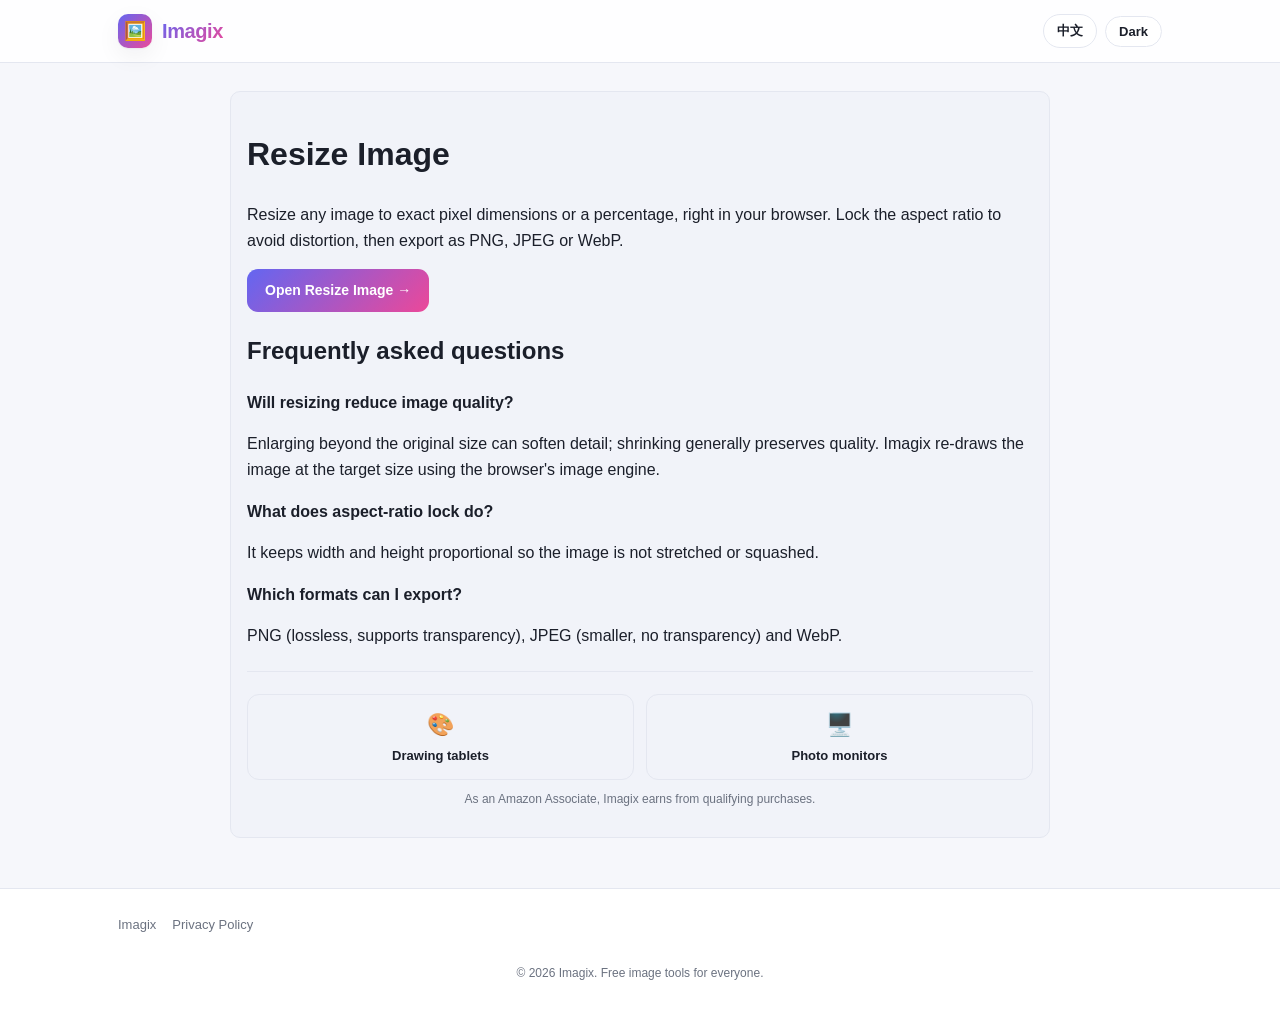
<file: tools/resize-image.html>
<!DOCTYPE html>
<html lang="en" data-lang="en" data-theme="light">
<head>
<meta charset="UTF-8">
<meta name="viewport" content="width=device-width, initial-scale=1">
<title>Resize Image — Free Online Image Tool | Imagix</title>
<meta name="description" content="Resize any image to exact pixel dimensions or a percentage, right in your browser. Lock the aspect ratio to avoid distortion, then export as PNG, JPEG or WebP.">
<link rel="canonical" href="https://imagix.com/tools/resize-image.html">
<link rel="alternate" hreflang="en" href="https://imagix.com/tools/resize-image.html">
<link rel="alternate" hreflang="zh-CN" href="https://imagix.com/tools/resize-image.html?lang=zh">
<link rel="alternate" hreflang="x-default" href="https://imagix.com/tools/resize-image.html">
<meta property="og:type" content="website">
<meta property="og:title" content="Resize Image — Free Online Image Tool | Imagix">
<meta property="og:description" content="Resize any image to exact pixel dimensions or a percentage, right in your browser. Lock the aspect ratio to avoid distortion, then export as PNG, JPEG or WebP.">
<meta property="og:url" content="https://imagix.com/tools/resize-image.html">
<meta property="og:image" content="https://imagix.com/og-image.png">
<link rel="icon" type="image/svg+xml" href="../favicon.svg">
<!-- <script async src="https://pagead2.googlesyndication.com/pagead/js/adsbygoogle.js?client=ca-pub-XXXXXXXXXXXXXX" crossorigin="anonymous"></script> -->
<script type="application/ld+json">{
  "@context":"https://schema.org",
  "@type":"WebPage",
  "name":"Resize Image",
  "url":"https://imagix.com/tools/resize-image.html",
  "description":"Resize any image to exact pixel dimensions or a percentage, right in your browser. Lock the aspect ratio to avoid distortion, then export as PNG, JPEG or WebP.",
  "inLanguage":["en","zh-CN"],
  "isPartOf":{"@type":"WebSite","name":"Imagix","url":"https://imagix.com"}
}</script>
<script type="application/ld+json">{
  "@context":"https://schema.org",
  "@type":"FAQPage",
  "mainEntity":[
        {"@type":"Question","name":"Will resizing reduce image quality?","acceptedAnswer":{"@type":"Answer","text":"Enlarging beyond the original size can soften detail; shrinking generally preserves quality. Imagix re-draws the image at the target size using the browser's image engine."}},
        {"@type":"Question","name":"What does aspect-ratio lock do?","acceptedAnswer":{"@type":"Answer","text":"It keeps width and height proportional so the image is not stretched or squashed."}},
        {"@type":"Question","name":"Which formats can I export?","acceptedAnswer":{"@type":"Answer","text":"PNG (lossless, supports transparency), JPEG (smaller, no transparency) and WebP."}}
  ]
}</script>
<link rel="stylesheet" href="../styles.css">
    <style>
      .zh{display:none}
      html[data-lang="zh"] .en{display:none}
      html[data-lang="zh"] .zh{display:revert}
    </style>
</head>
<body>
<header class="site-header"><div class="wrap">
  <div class="brand"><span class="logo">🖼️</span><span class="name">Imagix</span></div>
  <span class="spacer"></span>
  <div class="ctrl">
    <button class="btn-ghost lang-btn">中文</button>
    <button class="btn-ghost theme-btn">Dark</button>
  </div>
</div></header>
<main class="wrap" style="padding-top:28px;padding-bottom:50px">
  <div class="card" style="max-width:820px;margin:0 auto">
    <h1><span class="en">Resize Image</span><span class="zh">图片缩放</span></h1>
    <p class="en block">Resize any image to exact pixel dimensions or a percentage, right in your browser. Lock the aspect ratio to avoid distortion, then export as PNG, JPEG or WebP.</p>
    <p class="zh block">在浏览器中将图片缩放到精确的像素尺寸或百分比。锁定宽高比避免变形，并导出为 PNG、JPEG 或 WebP。</p>
    <div class="row"><a class="btn en block" href="../index.html#tool-resize">Open Resize Image →</a><a class="btn zh block" href="../index.html#tool-resize">打开图片缩放 →</a></div>
    <h2 class="en block">Frequently asked questions</h2>
    <h2 class="zh block">常见问题</h2>
    <div class='en block'><p><strong>Will resizing reduce image quality?</strong></p><p>Enlarging beyond the original size can soften detail; shrinking generally preserves quality. Imagix re-draws the image at the target size using the browser&#x27;s image engine.</p></div>
<div class='en block'><p><strong>What does aspect-ratio lock do?</strong></p><p>It keeps width and height proportional so the image is not stretched or squashed.</p></div>
<div class='en block'><p><strong>Which formats can I export?</strong></p><p>PNG (lossless, supports transparency), JPEG (smaller, no transparency) and WebP.</p></div>
    <div class='zh block'><p><strong>缩放会降低画质吗？</strong></p><p>放大超过原始尺寸会让细节变软；缩小通常会保留画质。Imagix 使用浏览器的图像引擎将图片重绘到目标尺寸。</p></div>
<div class='zh block'><p><strong>锁定宽高比有什么用？</strong></p><p>它让宽高保持等比，图片不会被拉伸或压扁。</p></div>
<div class='zh block'><p><strong>可以导出哪些格式？</strong></p><p>可导出 PNG（无损、支持透明）、JPEG（更小、无透明）和 WebP。</p></div>
    <hr style="border:none;border-top:1px solid var(--border);margin:22px 0">
    <div class="affil">
      <a href="https://www.amazon.com/s?k=graphics+drawing+tablet&tag=imagix-20" rel="sponsored nofollow noopener" target="_blank"><span class="em">🎨</span>Drawing tablets</a>
      <a href="https://www.amazon.com/s?k=photo+monitor+4k&tag=imagix-20" rel="sponsored nofollow noopener" target="_blank"><span class="em">🖥️</span>Photo monitors</a>
    </div>
    <p class="disclose">As an Amazon Associate, Imagix earns from qualifying purchases.</p>
  </div>
</main>
<footer><div class="wrap">
  <div class="links"><a href="../index.html">Imagix</a><a href="../privacy.html">Privacy Policy</a></div>
  <div class="cr">© 2026 Imagix. Free image tools for everyone.</div>
</div></footer>

    <script>
    (function(){
      var KEY='imagix-lang', TKEY='imagix-theme';
      function setLang(l){ document.documentElement.setAttribute('data-lang',l); try{localStorage.setItem(KEY,l);}catch(e){}
        var b=document.querySelector('.lang-btn'); if(b) b.textContent=(l==='zh')?'EN':'中文'; }
      function setTheme(t){ document.documentElement.setAttribute('data-theme',t); try{localStorage.setItem(TKEY,t);}catch(e){}
        var l=document.documentElement.getAttribute('data-lang');
        var b=document.querySelector('.theme-btn'); if(b) b.textContent=(t==='dark')?(l==='zh'?'浅色':'Light'):(l==='zh'?'深色':'Dark'); }
      var l=localStorage.getItem(KEY)||'en'; var t=localStorage.getItem(TKEY)||'light';
      setLang(l); setTheme(t);
      document.addEventListener('click', function(e){
        if(e.target.classList.contains('lang-btn')){ setLang(document.documentElement.getAttribute('data-lang')==='zh'?'en':'zh'); }
        if(e.target.classList.contains('theme-btn')){ setTheme(document.documentElement.getAttribute('data-theme')==='dark'?'light':'dark'); }
      });
    })();
    </script>
</body>
</html>
</file>
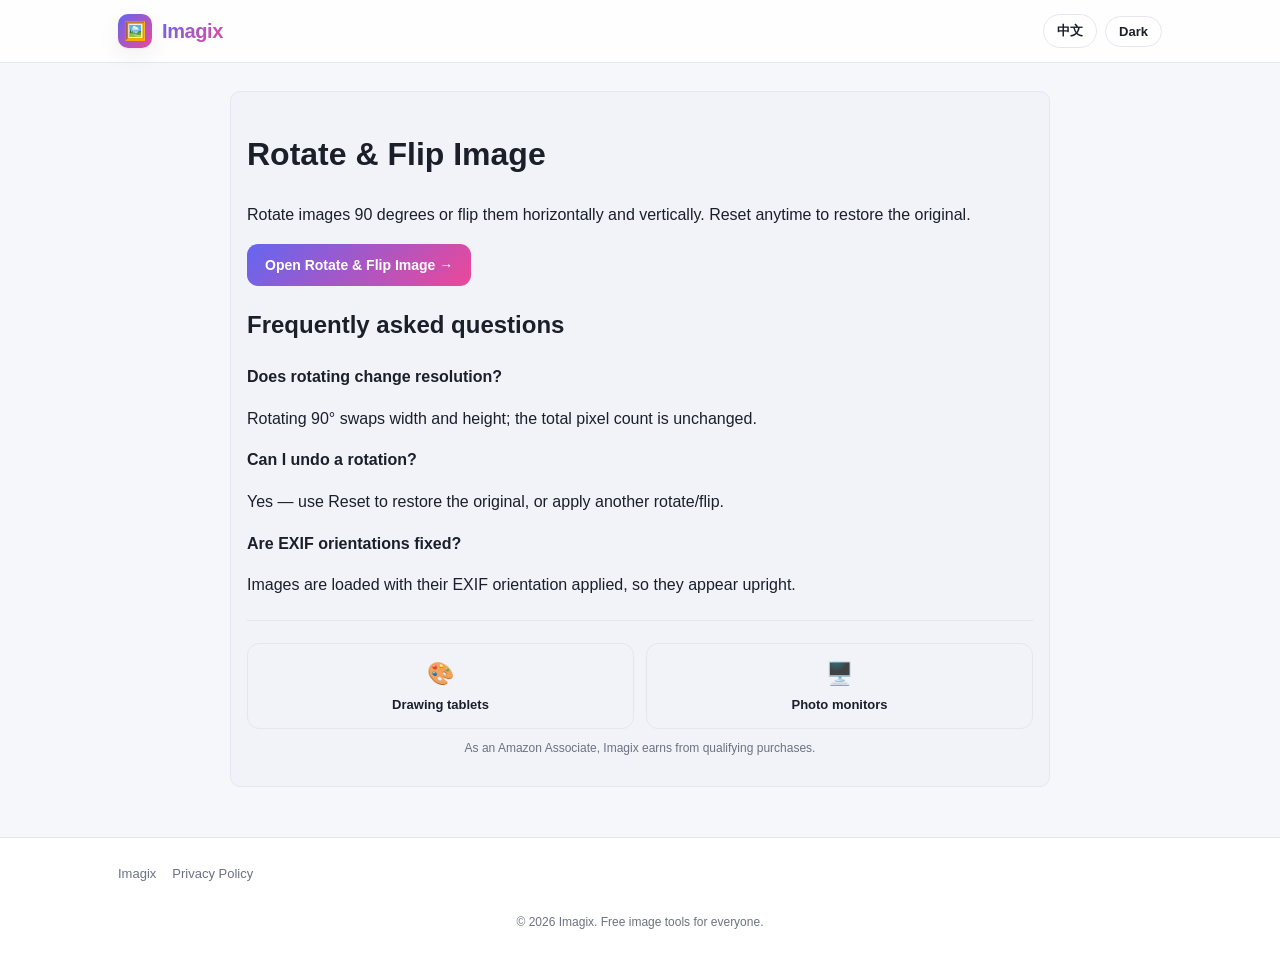
<file: tools/rotate-image.html>
<!DOCTYPE html>
<html lang="en" data-lang="en" data-theme="light">
<head>
<meta charset="UTF-8">
<meta name="viewport" content="width=device-width, initial-scale=1">
<title>Rotate & Flip Image — Free Online Image Tool | Imagix</title>
<meta name="description" content="Rotate images 90 degrees or flip them horizontally and vertically. Reset anytime to restore the original.">
<link rel="canonical" href="https://imagix.com/tools/rotate-image.html">
<link rel="alternate" hreflang="en" href="https://imagix.com/tools/rotate-image.html">
<link rel="alternate" hreflang="zh-CN" href="https://imagix.com/tools/rotate-image.html?lang=zh">
<link rel="alternate" hreflang="x-default" href="https://imagix.com/tools/rotate-image.html">
<meta property="og:type" content="website">
<meta property="og:title" content="Rotate & Flip Image — Free Online Image Tool | Imagix">
<meta property="og:description" content="Rotate images 90 degrees or flip them horizontally and vertically. Reset anytime to restore the original.">
<meta property="og:url" content="https://imagix.com/tools/rotate-image.html">
<meta property="og:image" content="https://imagix.com/og-image.png">
<link rel="icon" type="image/svg+xml" href="../favicon.svg">
<!-- <script async src="https://pagead2.googlesyndication.com/pagead/js/adsbygoogle.js?client=ca-pub-XXXXXXXXXXXXXX" crossorigin="anonymous"></script> -->
<script type="application/ld+json">{
  "@context":"https://schema.org",
  "@type":"WebPage",
  "name":"Rotate & Flip Image",
  "url":"https://imagix.com/tools/rotate-image.html",
  "description":"Rotate images 90 degrees or flip them horizontally and vertically. Reset anytime to restore the original.",
  "inLanguage":["en","zh-CN"],
  "isPartOf":{"@type":"WebSite","name":"Imagix","url":"https://imagix.com"}
}</script>
<script type="application/ld+json">{
  "@context":"https://schema.org",
  "@type":"FAQPage",
  "mainEntity":[
        {"@type":"Question","name":"Does rotating change resolution?","acceptedAnswer":{"@type":"Answer","text":"Rotating 90° swaps width and height; the total pixel count is unchanged."}},
        {"@type":"Question","name":"Can I undo a rotation?","acceptedAnswer":{"@type":"Answer","text":"Yes — use Reset to restore the original, or apply another rotate/flip."}},
        {"@type":"Question","name":"Are EXIF orientations fixed?","acceptedAnswer":{"@type":"Answer","text":"Images are loaded with their EXIF orientation applied, so they appear upright."}}
  ]
}</script>
<link rel="stylesheet" href="../styles.css">
    <style>
      .zh{display:none}
      html[data-lang="zh"] .en{display:none}
      html[data-lang="zh"] .zh{display:revert}
    </style>
</head>
<body>
<header class="site-header"><div class="wrap">
  <div class="brand"><span class="logo">🖼️</span><span class="name">Imagix</span></div>
  <span class="spacer"></span>
  <div class="ctrl">
    <button class="btn-ghost lang-btn">中文</button>
    <button class="btn-ghost theme-btn">Dark</button>
  </div>
</div></header>
<main class="wrap" style="padding-top:28px;padding-bottom:50px">
  <div class="card" style="max-width:820px;margin:0 auto">
    <h1><span class="en">Rotate &amp; Flip Image</span><span class="zh">图片旋转与翻转</span></h1>
    <p class="en block">Rotate images 90 degrees or flip them horizontally and vertically. Reset anytime to restore the original.</p>
    <p class="zh block">将图片旋转 90 度，或水平 / 垂直翻转。随时可重置还原。</p>
    <div class="row"><a class="btn en block" href="../index.html#tool-rotate">Open Rotate &amp; Flip Image →</a><a class="btn zh block" href="../index.html#tool-rotate">打开图片旋转与翻转 →</a></div>
    <h2 class="en block">Frequently asked questions</h2>
    <h2 class="zh block">常见问题</h2>
    <div class='en block'><p><strong>Does rotating change resolution?</strong></p><p>Rotating 90° swaps width and height; the total pixel count is unchanged.</p></div>
<div class='en block'><p><strong>Can I undo a rotation?</strong></p><p>Yes — use Reset to restore the original, or apply another rotate/flip.</p></div>
<div class='en block'><p><strong>Are EXIF orientations fixed?</strong></p><p>Images are loaded with their EXIF orientation applied, so they appear upright.</p></div>
    <div class='zh block'><p><strong>旋转会改变分辨率吗？</strong></p><p>旋转 90° 会交换宽高；总像素数不变。</p></div>
<div class='zh block'><p><strong>可以撤销旋转吗？</strong></p><p>可以——使用“重置”还原原图，或再次旋转 / 翻转。</p></div>
<div class='zh block'><p><strong>EXIF 方向会被修正吗？</strong></p><p>图片加载时已应用 EXIF 方向，因此会正立显示。</p></div>
    <hr style="border:none;border-top:1px solid var(--border);margin:22px 0">
    <div class="affil">
      <a href="https://www.amazon.com/s?k=graphics+drawing+tablet&tag=imagix-20" rel="sponsored nofollow noopener" target="_blank"><span class="em">🎨</span>Drawing tablets</a>
      <a href="https://www.amazon.com/s?k=photo+monitor+4k&tag=imagix-20" rel="sponsored nofollow noopener" target="_blank"><span class="em">🖥️</span>Photo monitors</a>
    </div>
    <p class="disclose">As an Amazon Associate, Imagix earns from qualifying purchases.</p>
  </div>
</main>
<footer><div class="wrap">
  <div class="links"><a href="../index.html">Imagix</a><a href="../privacy.html">Privacy Policy</a></div>
  <div class="cr">© 2026 Imagix. Free image tools for everyone.</div>
</div></footer>

    <script>
    (function(){
      var KEY='imagix-lang', TKEY='imagix-theme';
      function setLang(l){ document.documentElement.setAttribute('data-lang',l); try{localStorage.setItem(KEY,l);}catch(e){}
        var b=document.querySelector('.lang-btn'); if(b) b.textContent=(l==='zh')?'EN':'中文'; }
      function setTheme(t){ document.documentElement.setAttribute('data-theme',t); try{localStorage.setItem(TKEY,t);}catch(e){}
        var l=document.documentElement.getAttribute('data-lang');
        var b=document.querySelector('.theme-btn'); if(b) b.textContent=(t==='dark')?(l==='zh'?'浅色':'Light'):(l==='zh'?'深色':'Dark'); }
      var l=localStorage.getItem(KEY)||'en'; var t=localStorage.getItem(TKEY)||'light';
      setLang(l); setTheme(t);
      document.addEventListener('click', function(e){
        if(e.target.classList.contains('lang-btn')){ setLang(document.documentElement.getAttribute('data-lang')==='zh'?'en':'zh'); }
        if(e.target.classList.contains('theme-btn')){ setTheme(document.documentElement.getAttribute('data-theme')==='dark'?'light':'dark'); }
      });
    })();
    </script>
</body>
</html>
</file>
<file: styles.css>
/* ===== Imagix — bilingual online image toolkit ===== */
:root{
  --bg:#f6f7fb;
  --surface:#ffffff;
  --surface-2:#f1f3f9;
  --border:#e4e7f0;
  --text:#1b1f2a;
  --muted:#6b7280;
  --brand:#6366f1;
  --brand-2:#ec4899;
  --brand-ink:#ffffff;
  --accent-soft:#eef0ff;
  --ok:#16a34a;
  --warn:#d97706;
  --radius:16px;
  --radius-sm:10px;
  --shadow:0 1px 2px rgba(16,24,40,.06),0 8px 24px rgba(16,24,40,.06);
  --maxw:1080px;
}
[data-theme="dark"]{
  --bg:#0d1018;
  --surface:#161a26;
  --surface-2:#1e2433;
  --border:#2a3142;
  --text:#e8eaf2;
  --muted:#9aa3b5;
  --brand:#818cf8;
  --brand-2:#f472b6;
  --brand-ink:#0d1018;
  --accent-soft:#1c2138;
  --shadow:0 1px 2px rgba(0,0,0,.4),0 12px 30px rgba(0,0,0,.35);
}
*{box-sizing:border-box}
html{scroll-behavior:smooth}
body{
  margin:0;background:var(--bg);color:var(--text);
  font-family:-apple-system,BlinkMacSystemFont,"Segoe UI",Roboto,"Helvetica Neue","PingFang SC","Microsoft YaHei",Arial,sans-serif;
  line-height:1.6;-webkit-font-smoothing:antialiased;
}
a{color:var(--brand);text-decoration:none}
a:hover{text-decoration:underline}
.wrap{max-width:var(--maxw);margin:0 auto;padding:0 18px}

/* Header */
.site-header{
  position:sticky;top:0;z-index:50;background:color-mix(in srgb,var(--surface) 86%,transparent);
  backdrop-filter:saturate(180%) blur(10px);border-bottom:1px solid var(--border);
}
.site-header .wrap{display:flex;align-items:center;gap:14px;height:62px}
.brand{display:flex;align-items:center;gap:10px;font-weight:800;font-size:20px;letter-spacing:-.02em}
.brand .logo{width:34px;height:34px;border-radius:10px;background:linear-gradient(135deg,var(--brand),var(--brand-2));display:grid;place-items:center;color:var(--brand-ink);font-size:18px;box-shadow:var(--shadow)}
.brand .name{background:linear-gradient(135deg,var(--brand),var(--brand-2));-webkit-background-clip:text;background-clip:text;color:transparent}
.tagline{color:var(--muted);font-size:13px;margin-left:2px}
.spacer{flex:1}
.ctrl{display:flex;align-items:center;gap:8px}
.btn-ghost{
  border:1px solid var(--border);background:var(--surface);color:var(--text);
  border-radius:999px;padding:7px 13px;font-size:13px;cursor:pointer;font-weight:600;
  display:inline-flex;align-items:center;gap:6px;transition:.15s;
}
.btn-ghost:hover{border-color:var(--brand);color:var(--brand)}

/* Toolbar */
.toolbar{position:sticky;top:62px;z-index:40;background:color-mix(in srgb,var(--bg) 90%,transparent);
  backdrop-filter:blur(8px);border-bottom:1px solid var(--border);padding:10px 0}
.toolbar .grid{display:grid;grid-template-columns:repeat(4,1fr);gap:8px}
.tab{
  display:flex;align-items:center;gap:8px;justify-content:center;
  border:1px solid var(--border);background:var(--surface);color:var(--text);
  border-radius:12px;padding:9px 6px;font-size:13px;font-weight:600;cursor:pointer;transition:.15s;text-align:center;
}
.tab:hover{border-color:var(--brand);transform:translateY(-1px)}
.tab.active{background:linear-gradient(135deg,var(--brand),var(--brand-2));color:var(--brand-ink);border-color:transparent}
.tab .ico{font-size:17px;line-height:1}
@media(min-width:760px){.toolbar .grid{grid-template-columns:repeat(8,1fr)}.tab{flex-direction:column;gap:4px;font-size:12px}}

/* Hero */
.hero{padding:30px 0 8px;text-align:center}
.hero h1{font-size:clamp(26px,4vw,40px);margin:0 0 8px;letter-spacing:-.02em}
.hero p{color:var(--muted);max-width:620px;margin:0 auto;font-size:15px}
.hero .pill{display:inline-block;margin-top:12px;font-size:12px;color:var(--muted);background:var(--surface);border:1px solid var(--border);border-radius:999px;padding:5px 12px}
.hero .pill b{color:var(--brand)}

/* Panels */
main{padding:18px 0 50px}
.panel{display:none;background:var(--surface);border:1px solid var(--border);border-radius:var(--radius);box-shadow:var(--shadow);padding:22px;margin-bottom:18px}
.panel.active{display:block;animation:fade .25s ease}
@keyframes fade{from{opacity:0;transform:translateY(6px)}to{opacity:1;transform:none}}
.panel h2{margin:0 0 4px;font-size:21px;display:flex;align-items:center;gap:8px}
.panel .lead{color:var(--muted);margin:0 0 16px;font-size:14px}
.card{background:var(--surface-2);border:1px solid var(--border);border-radius:var(--radius-sm);padding:16px}
.drop{
  position:relative;
  border:2px dashed var(--border);border-radius:12px;padding:22px;text-align:center;color:var(--muted);
  cursor:pointer;transition:.15s;background:var(--surface);font-size:14px;
}
.drop input[type=file]{position:absolute;inset:0;width:100%;height:100%;opacity:0;cursor:pointer;font-size:0}
.drop:hover,.drop.drag{border-color:var(--brand);color:var(--brand);background:var(--accent-soft)}
.drop b{color:var(--brand)}
.controls{display:grid;grid-template-columns:repeat(auto-fit,minmax(180px,1fr));gap:12px;margin-top:14px}
.field{display:flex;flex-direction:column;gap:6px}
.field label{font-size:12px;font-weight:700;color:var(--muted);text-transform:uppercase;letter-spacing:.04em}
.field .hint{font-size:11px;color:var(--muted)}
input[type=number],input[type=text],select,textarea{
  width:100%;border:1px solid var(--border);background:var(--surface);color:var(--text);
  border-radius:10px;padding:9px 11px;font-size:14px;font-family:inherit;
}
input[type=range]{width:100%;accent-color:var(--brand)}
input[type=color]{width:100%;height:40px;border:1px solid var(--border);border-radius:10px;background:var(--surface);padding:3px;cursor:pointer}
.row{display:flex;gap:10px;flex-wrap:wrap;align-items:center;margin-top:14px}
.check{display:flex;align-items:center;gap:8px;font-size:13px;color:var(--text)}
.check input{width:16px;height:16px;accent-color:var(--brand)}
.btn{
  border:none;background:linear-gradient(135deg,var(--brand),var(--brand-2));color:var(--brand-ink);
  border-radius:11px;padding:10px 18px;font-size:14px;font-weight:700;cursor:pointer;transition:.15s;
  display:inline-flex;align-items:center;gap:7px;
}
.btn:hover{filter:brightness(1.05);transform:translateY(-1px)}
.btn:disabled{opacity:.5;cursor:not-allowed;transform:none;filter:none}
.btn.secondary{background:var(--surface);color:var(--text);border:1px solid var(--border)}
.btn.sm{padding:7px 12px;font-size:13px}

/* Output */
.out{margin-top:16px}
.out-head{display:flex;align-items:center;justify-content:space-between;flex-wrap:wrap;gap:8px;margin-bottom:8px}
.out-head .title{font-weight:700;font-size:14px}
canvas{max-width:100%;height:auto;border-radius:10px;border:1px solid var(--border);background:
  repeating-conic-gradient(#e9ebf2 0% 25%,#fff 0% 50%) 50%/18px 18px;display:block}
[data-theme=dark] canvas{background:repeating-conic-gradient(#222a3a 0% 25%,#161a26 0% 50%) 50%/18px 18px}
.info{font-size:13px;color:var(--muted);margin-top:10px;background:var(--surface-2);border:1px solid var(--border);border-radius:10px;padding:10px 12px}
.info b{color:var(--text)}
.info .ok{color:var(--ok);font-weight:700}
.hidden{display:none!important}

/* Crop */
.crop-wrap{position:relative;display:inline-block;max-width:100%;line-height:0;margin-top:4px;touch-action:none;user-select:none}
.crop-sel{position:absolute;border:1.5px solid var(--brand);box-shadow:0 0 0 9999px rgba(13,16,24,.45);cursor:move}
.crop-sel .h{position:absolute;width:12px;height:12px;background:var(--brand);border:2px solid #fff;border-radius:50%}
.crop-sel .h.tl{left:-6px;top:-6px;cursor:nwse-resize}
.crop-sel .h.tr{right:-6px;top:-6px;cursor:nesw-resize}
.crop-sel .h.bl{left:-6px;bottom:-6px;cursor:nesw-resize}
.crop-sel .h.br{right:-6px;bottom:-6px;cursor:nwse-resize}
.crop-read{font-size:13px;color:var(--muted);margin-top:8px}

/* Affiliate */
.affil{display:grid;grid-template-columns:repeat(auto-fit,minmax(150px,1fr));gap:12px;margin-top:16px}
.affil a{display:block;background:var(--surface-2);border:1px solid var(--border);border-radius:12px;padding:12px;text-align:center;color:var(--text);font-weight:600;font-size:13px}
.affil a:hover{border-color:var(--brand);text-decoration:none;transform:translateY(-1px)}
.affil .em{font-size:22px;display:block;margin-bottom:4px}
.disclose{font-size:12px;color:var(--muted);margin-top:10px;text-align:center}

/* Footer */
footer{border-top:1px solid var(--border);background:var(--surface);padding:26px 0;color:var(--muted);font-size:13px}
footer .wrap{display:flex;flex-wrap:wrap;gap:14px;align-items:center;justify-content:space-between}
footer a{color:var(--muted)}
footer .links{display:flex;gap:16px;flex-wrap:wrap}
.cr{width:100%;text-align:center;margin-top:14px;font-size:12px;color:var(--muted)}

/* Structured data note (hidden visually) */
.sr-only{position:absolute;width:1px;height:1px;padding:0;margin:-1px;overflow:hidden;clip:rect(0,0,0,0);border:0}
</file>
